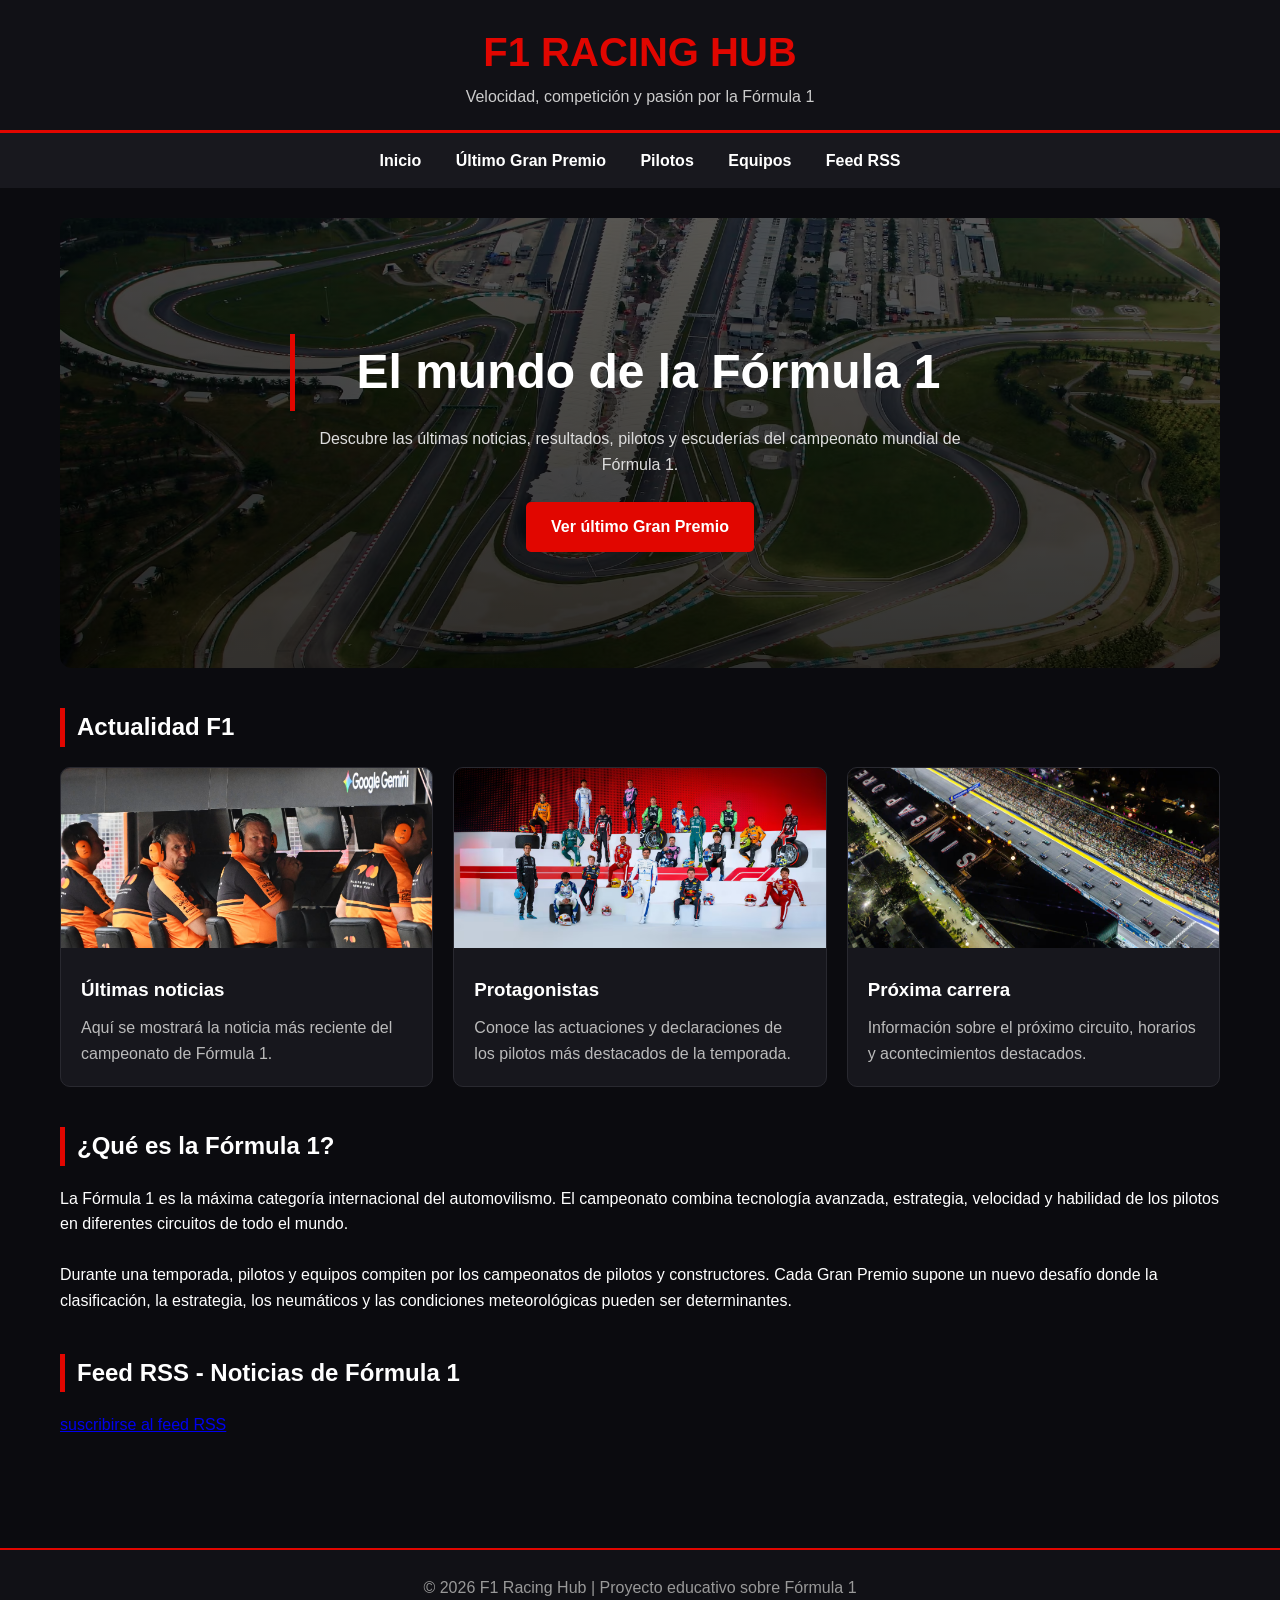
<file: index.html>
<!DOCTYPE html>
<html lang="es">

<head>
    <meta charset="UTF-8">

    <meta name="viewport" content="width=device-width, initial-scale=1.0">

    <meta name="description"
          content="F1 Racing Hub: actualidad, resultados, pilotos y escuderías de Fórmula 1.">

    <meta name="keywords"
          content="Fórmula 1, F1, pilotos, equipos, resultados, carreras, Grand Prix">

    <meta name="author"
          content="F1 Racing Hub">

    <title>F1 Racing Hub | Fórmula 1</title>

    <link rel="stylesheet" href="estilos.css">
</head>

<body>

    <header>
        <h1>F1 RACING HUB</h1>
        <p>Velocidad, competición y pasión por la Fórmula 1</p>
    </header>

    <nav aria-label="Navegación principal">
        <a href="index.html">Inicio</a>
        <a href="pagina1.html">Último Gran Premio</a>
        <a href="pagina2.html">Pilotos</a>
        <a href="pagina3.html">Equipos</a>
        <a href="pagina4.html">Feed RSS</a>
    </nav>

    <main>

        <section class="hero">

            <div>

                <h2>El mundo de la Fórmula 1</h2>

                <p>
                    Descubre las últimas noticias, resultados, pilotos
                    y escuderías del campeonato mundial de Fórmula 1.
                </p>

                <a class="boton" href="pagina1.html">
                    Ver último Gran Premio
                </a>

            </div>

        </section>


        <section>

            <h2>Actualidad F1</h2>

            <div class="noticias">
            
            <a href="https://www.formula1.com/en/latest" class="enlace-noticia">
                <article>
                    
                    <img src="imagenes/Noticia.avif"
                         alt="Monoplaza de Fórmula 1 en carrera">

                    <div>

                        <h3>Últimas noticias</h3>

                        <p>
                            Aquí se mostrará la noticia más reciente
                            del campeonato de Fórmula 1.
                        </p>

                    </div>

                </article>
            </a>
            <a href="https://www.formula1.com/en/teams" class="enlace-noticia">
                <article>

                    <img src="imagenes/Equipos.avif"
                         alt="Piloto de Fórmula 1">

                    <div>

                        <h3>Protagonistas</h3>

                        <p>
                            Conoce las actuaciones y declaraciones de
                            los pilotos más destacados de la temporada.
                        </p>

                    </div>

                </article>
            </a>
            <a href="https://www.formula1.com/en/racing/2026/singapore" class="enlace-noticia">
                <article>

                    <img src="imagenes/Singapore.avif"
                         alt="Circuito de Fórmula 1">

                    <div>

                        <h3>Próxima carrera</h3>

                        <p>
                            Información sobre el próximo circuito,
                            horarios y acontecimientos destacados.
                        </p>

                    </div>

                </article>
                </a>
            </div>

        </section>


        <section>

            <h2>¿Qué es la Fórmula 1?</h2>

            <p>
                La Fórmula 1 es la máxima categoría internacional
                del automovilismo. El campeonato combina tecnología
                avanzada, estrategia, velocidad y habilidad de los
                pilotos en diferentes circuitos de todo el mundo.
            </p>

            <br>

            <p>
                Durante una temporada, pilotos y equipos compiten
                por los campeonatos de pilotos y constructores.
                Cada Gran Premio supone un nuevo desafío donde la
                clasificación, la estrategia, los neumáticos y las
                condiciones meteorológicas pueden ser determinantes.
            </p>

        </section>
        
        <section>

                <h2>Feed RSS - Noticias de Fórmula 1</h2>

                <a type="application/rss+xml" href="feed.xml" > suscribirse al feed RSS </a>

        </section>
        
    </main>


    <footer>
        <p>
            &copy; 2026 F1 Racing Hub | Proyecto educativo sobre Fórmula 1
        </p>
    </footer>

</body>

</html>
</file>
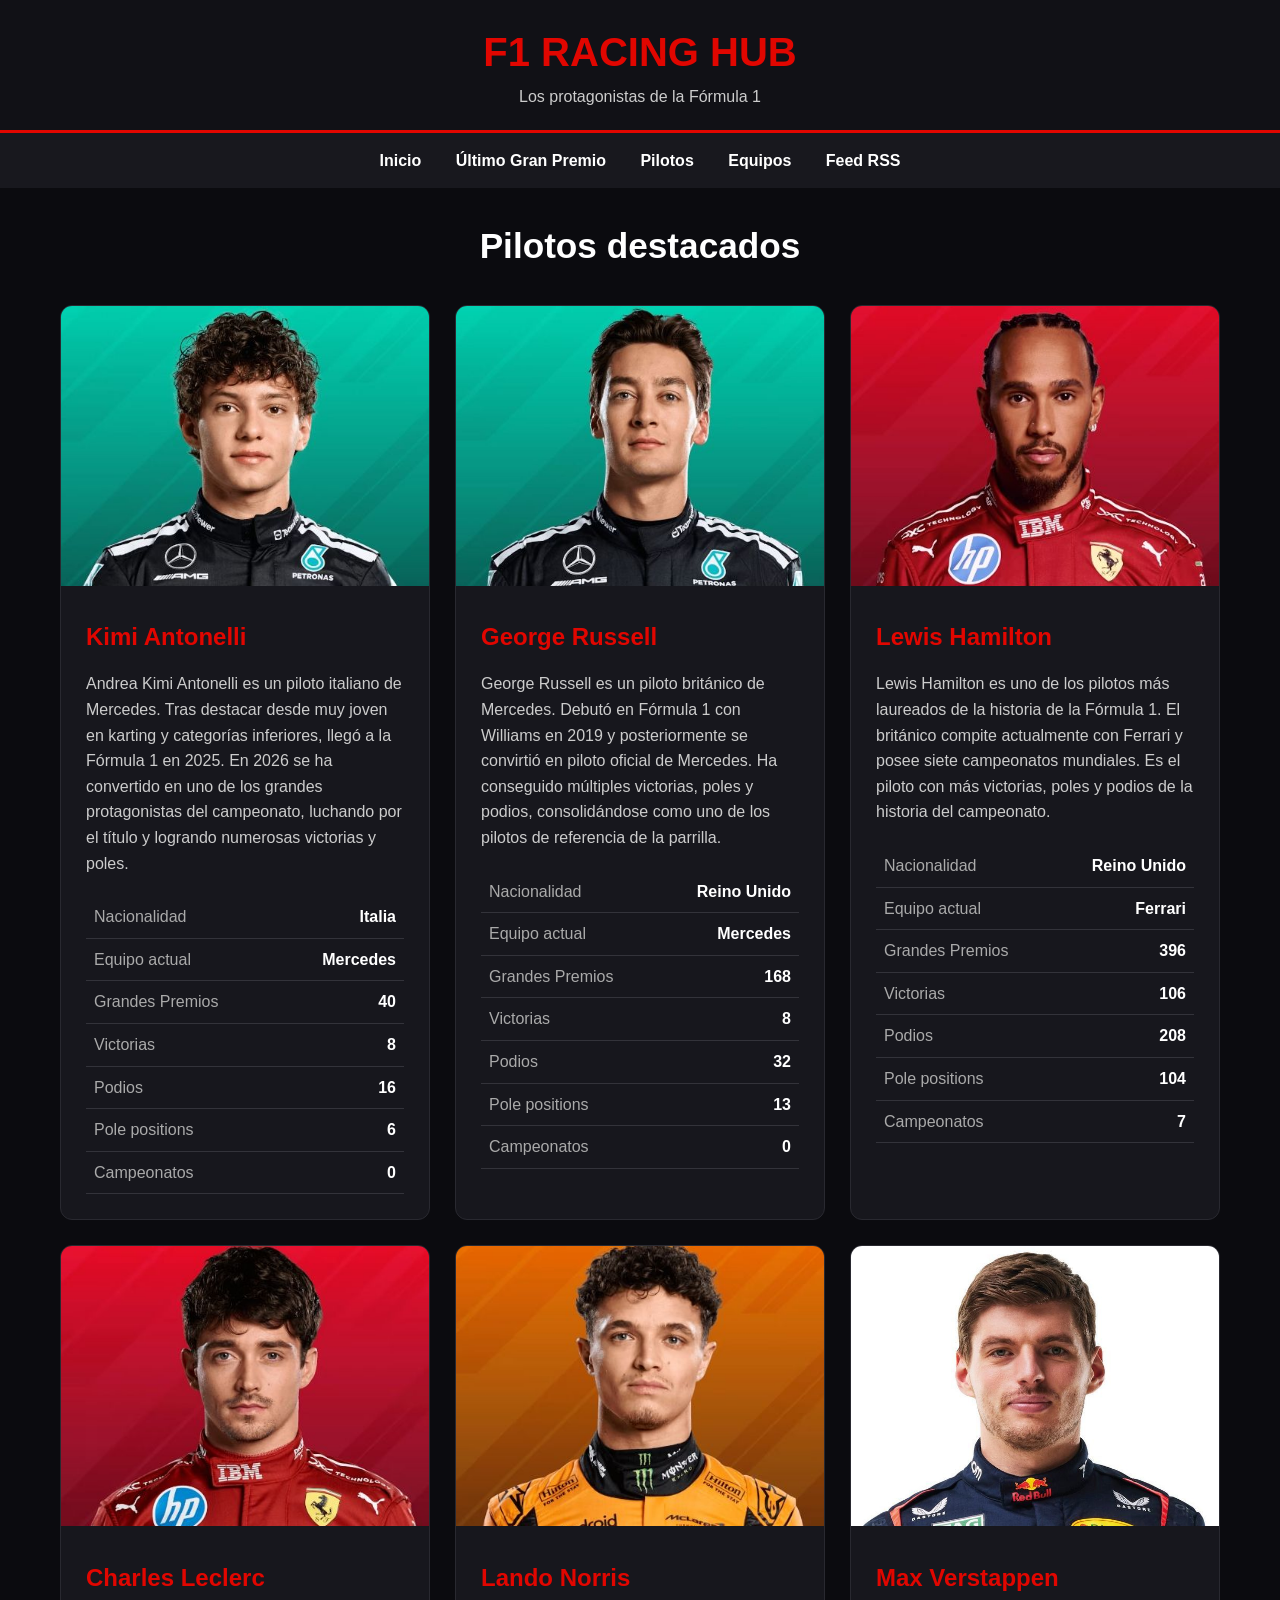
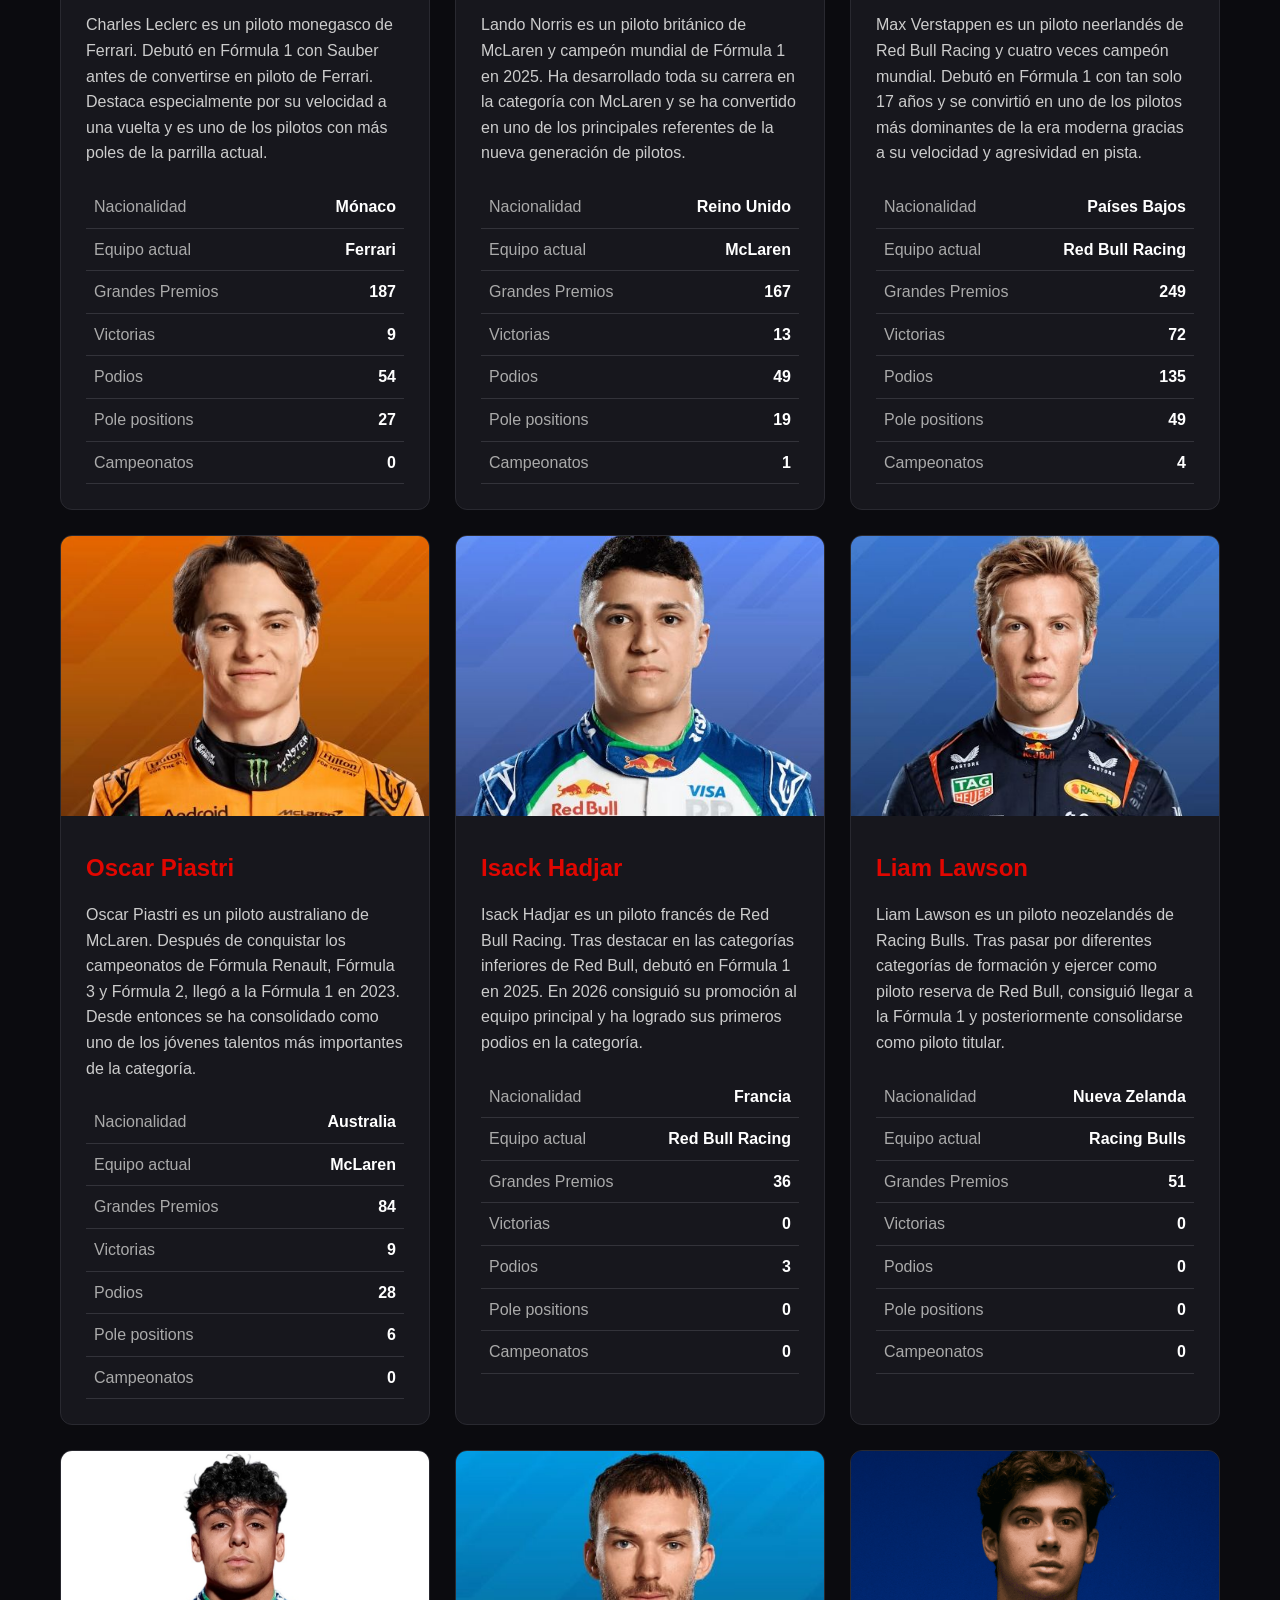
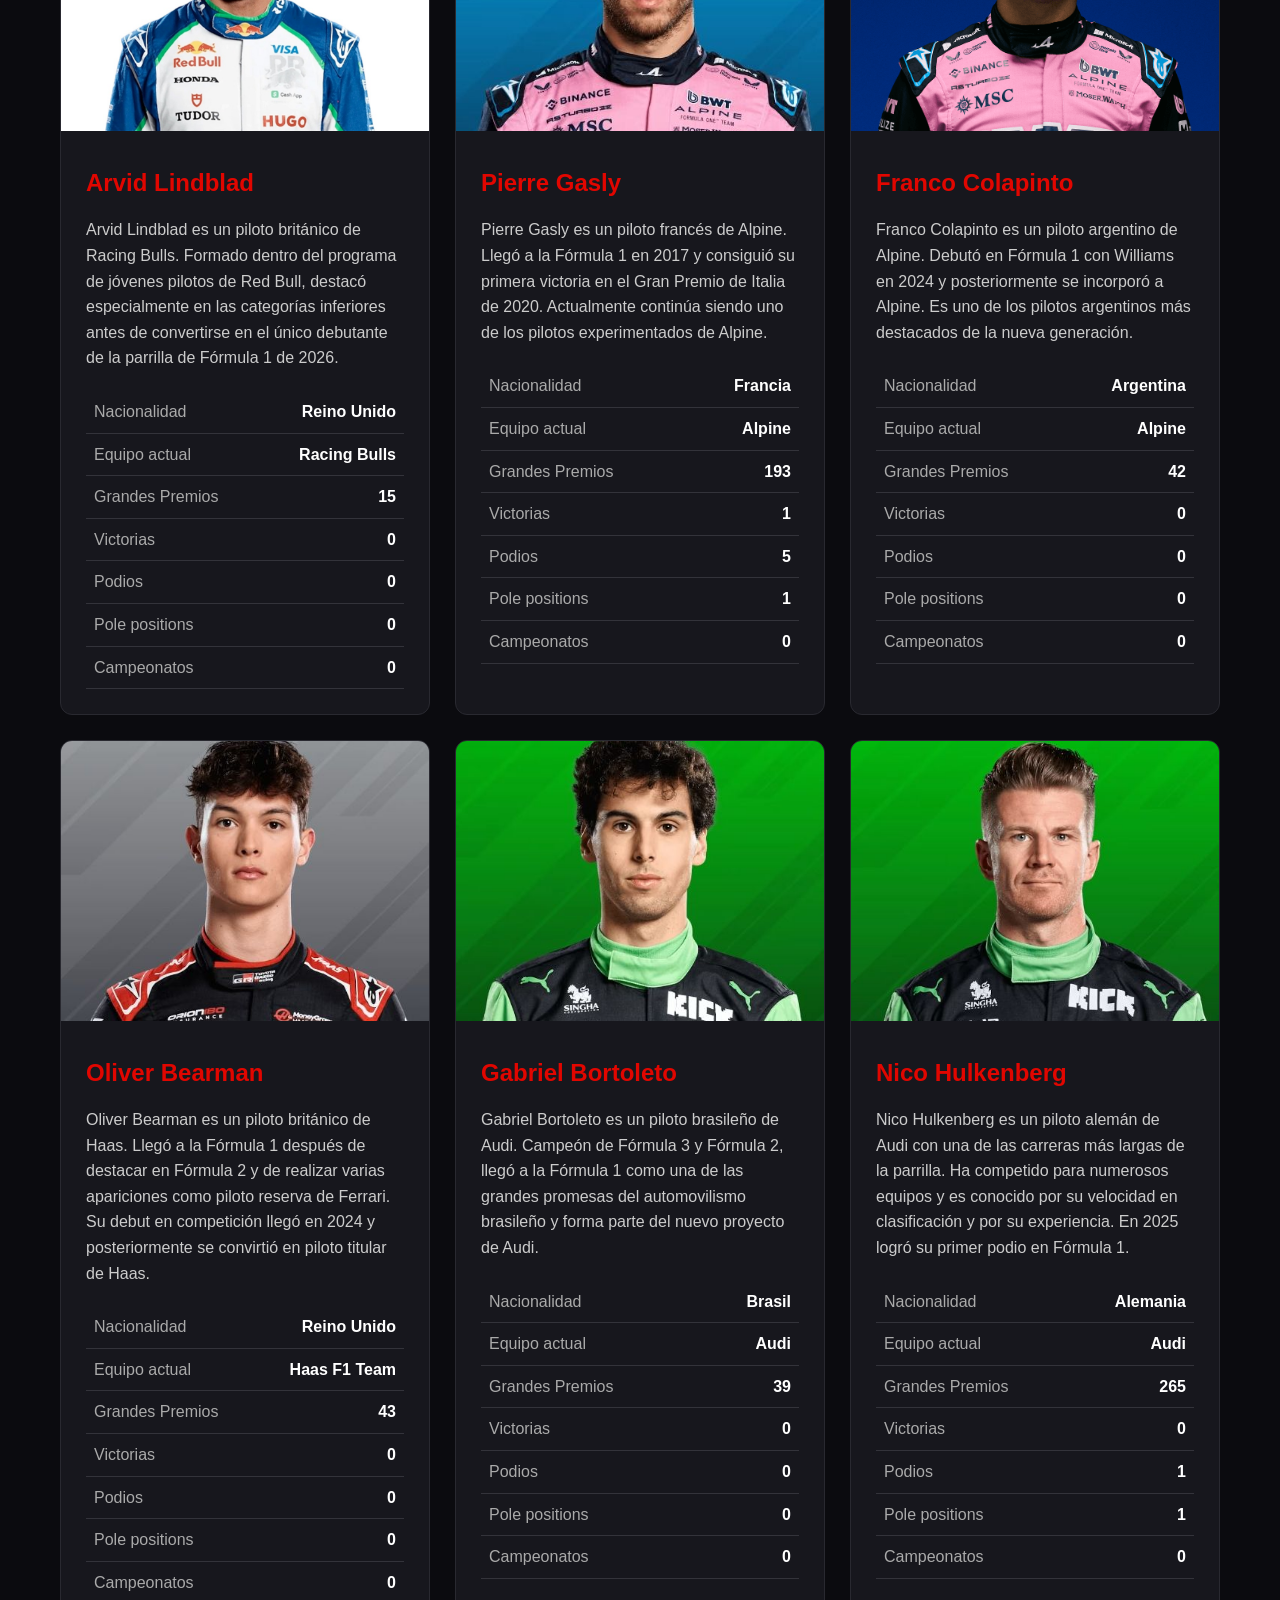
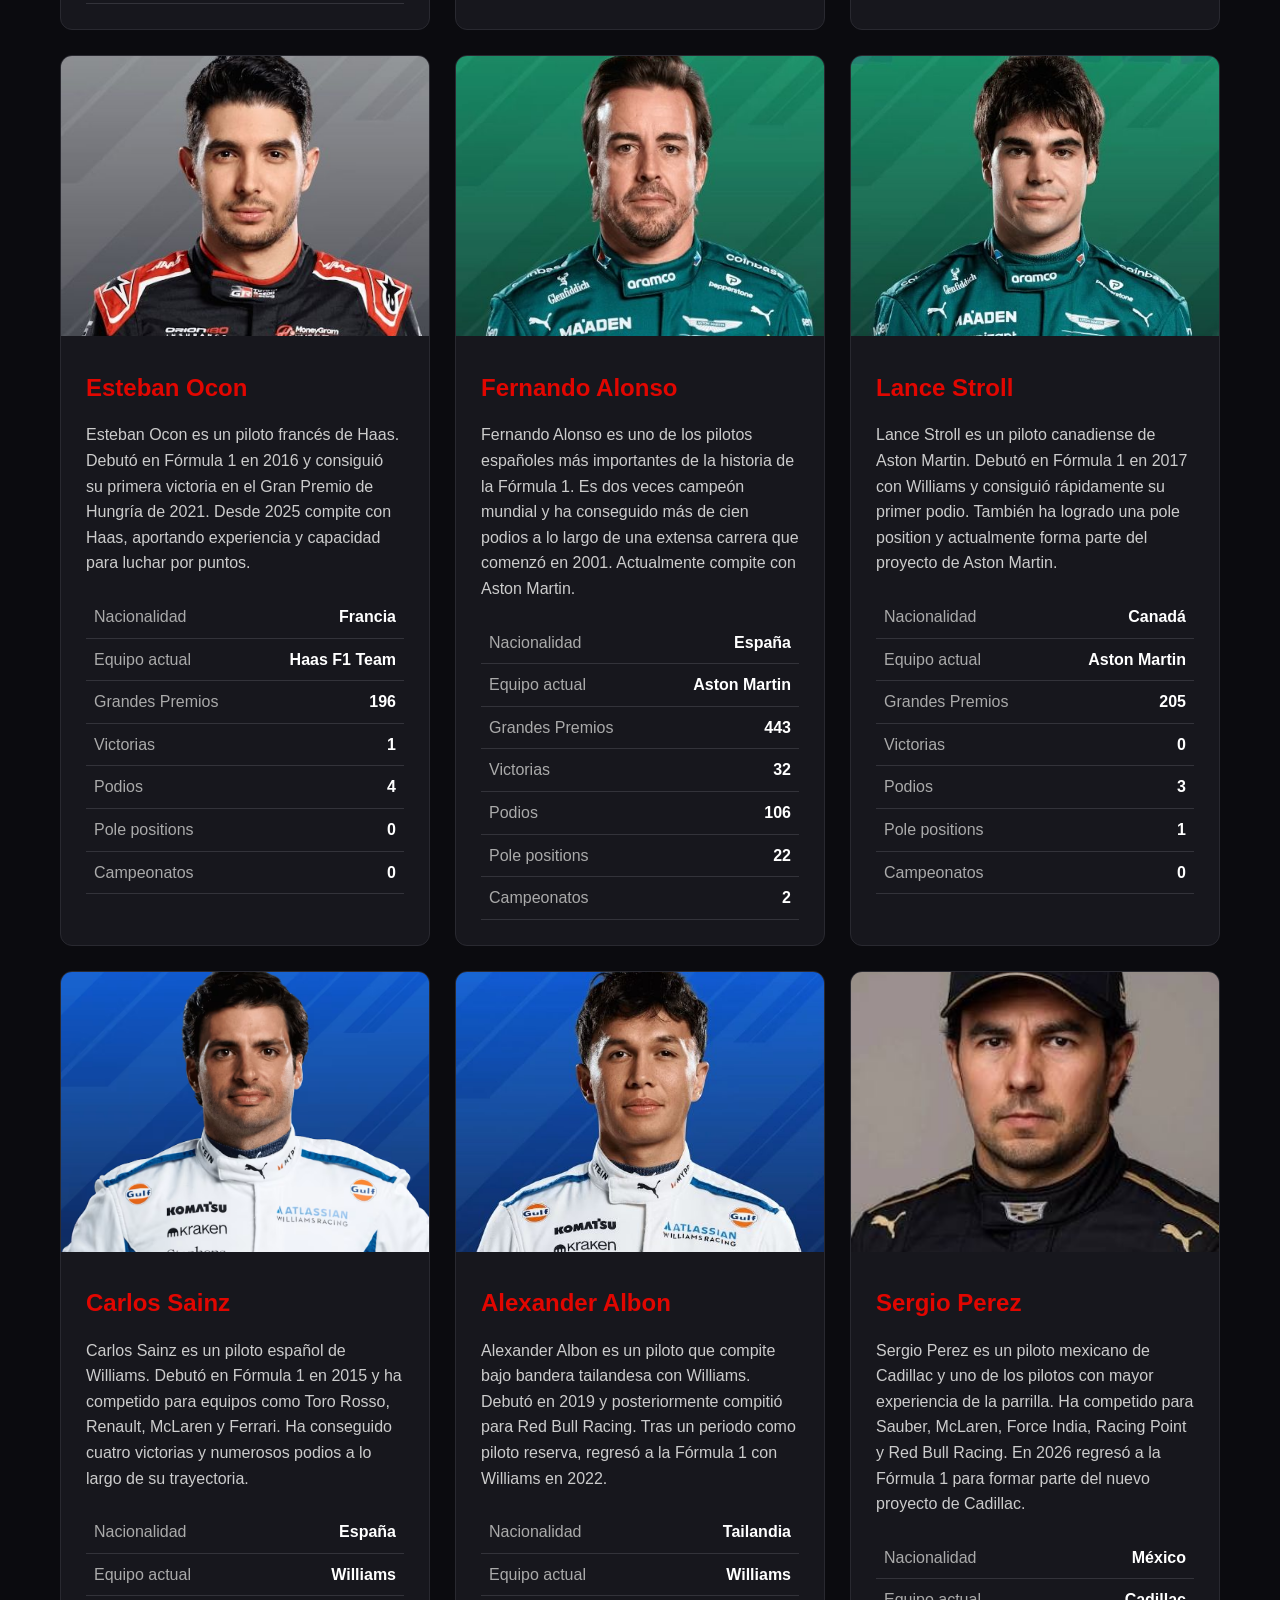
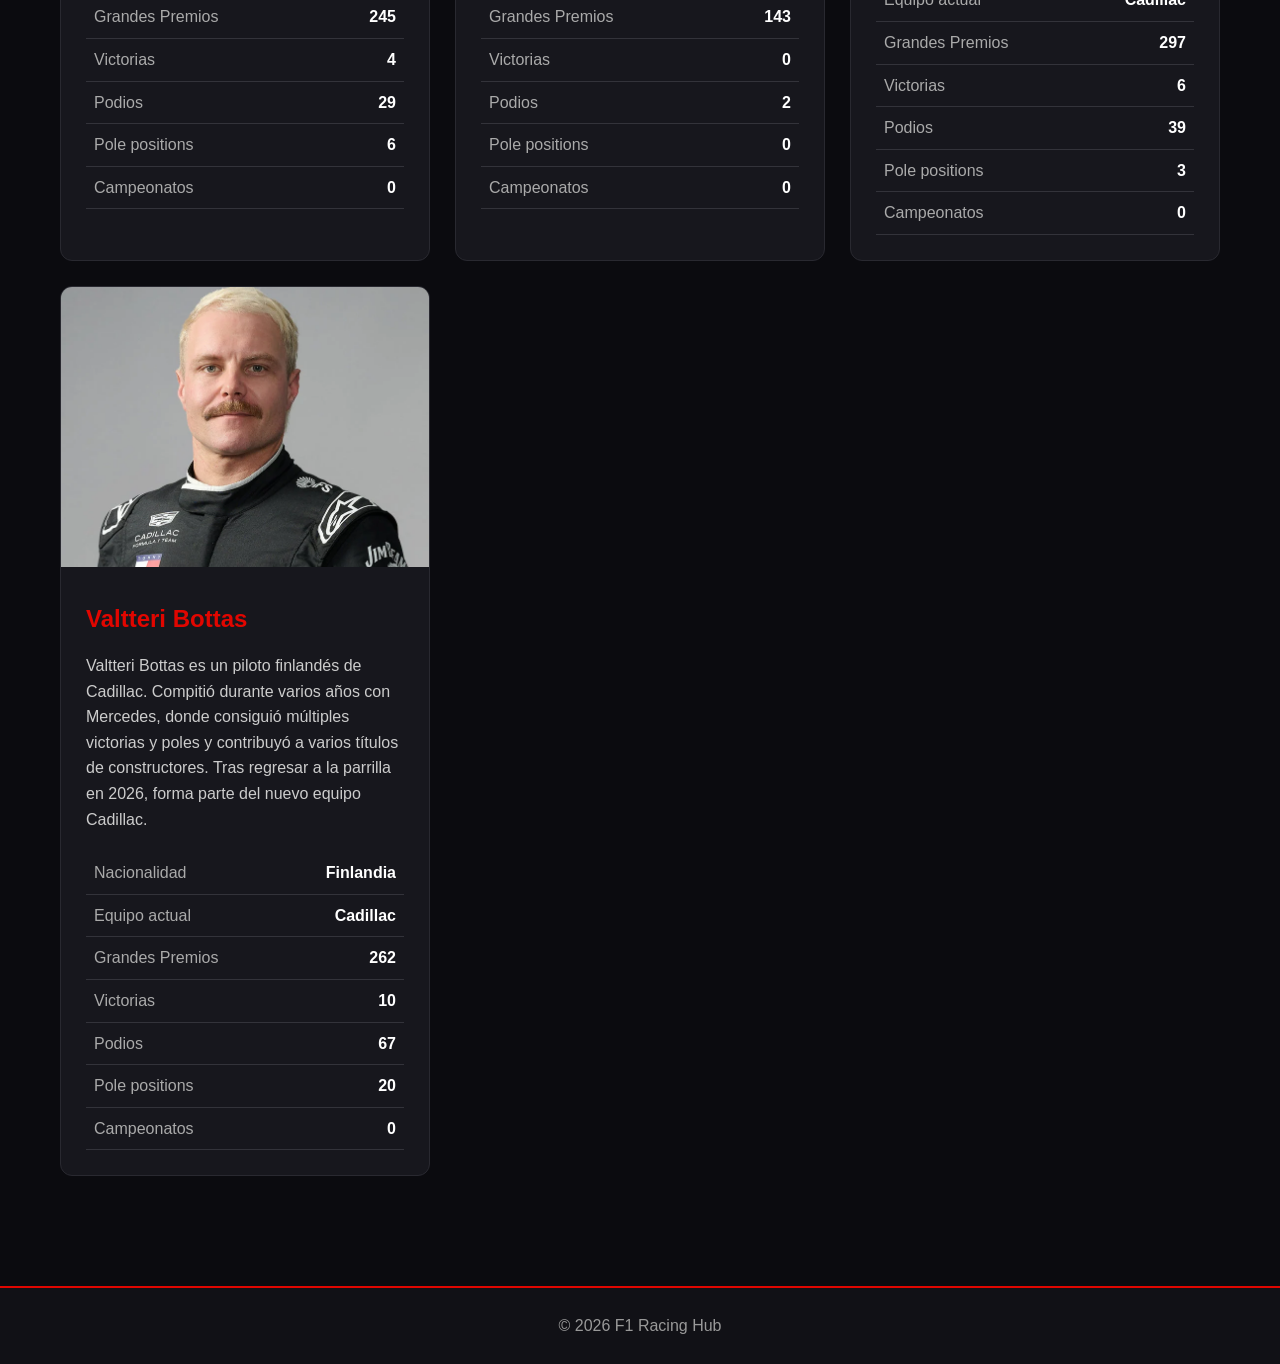
<file: pagina2.html>
<!DOCTYPE html>
<html lang="es">

<head>

    <meta charset="UTF-8">

    <meta name="viewport"
          content="width=device-width, initial-scale=1.0">

    <meta name="description"
          content="Perfiles, biografías y estadísticas de los principales pilotos de Fórmula 1.">

    <meta name="keywords"
          content="F1, pilotos, Fórmula 1, estadísticas, campeones">

    <meta name="author"
          content="F1 Racing Hub">

    <title>Pilotos de F1 | F1 Racing Hub</title>

    <link rel="stylesheet" href="estilos.css">

</head>

<body>

    <header>

        <h1>F1 RACING HUB</h1>

        <p>
            Los protagonistas de la Fórmula 1
        </p>

    </header>


    <nav aria-label="Navegación principal">

        <a href="index.html">Inicio</a>
        <a href="pagina1.html">Último Gran Premio</a>
        <a href="pagina2.html">Pilotos</a>
        <a href="pagina3.html">Equipos</a>
        <a href="pagina4.html">Feed RSS</a>

    </nav>


    <main>

        <h2>Pilotos destacados</h2>


<section class="pilotos">
<!-- Fotos https://51gt3.com/   -->
    <!-- KIMI ANTONELLI -->
    <article>
        <img src="imagenes/KimiAntoneli.png"
             alt="Fotografía de Kimi Antonelli">

        <div class="contenido">

            <h3>Kimi Antonelli</h3>

            <p class="biografia">
                Andrea Kimi Antonelli es un piloto italiano de Mercedes.
                Tras destacar desde muy joven en karting y categorías
                inferiores, llegó a la Fórmula 1 en 2025. En 2026 se ha
                convertido en uno de los grandes protagonistas del
                campeonato, luchando por el título y logrando numerosas
                victorias y poles.
            </p>

            <table class="estadisticas">
                <tr>
                    <td>Nacionalidad</td>
                    <td>Italia</td>
                </tr>
                <tr>
                    <td>Equipo actual</td>
                    <td>Mercedes</td>
                </tr>
                <tr>
                    <td>Grandes Premios</td>
                    <td>40</td>
                </tr>
                <tr>
                    <td>Victorias</td>
                    <td>8</td>
                </tr>
                <tr>
                    <td>Podios</td>
                    <td>16</td>
                </tr>
                <tr>
                    <td>Pole positions</td>
                    <td>6</td>
                </tr>
                <tr>
                    <td>Campeonatos</td>
                    <td>0</td>
                </tr>
            </table>

        </div>
    </article>


    <!-- GEORGE RUSSELL -->
    <article>
        <img src="imagenes/GeorgeRussell.png"
             alt="Fotografía de George Russell">

        <div class="contenido">

            <h3>George Russell</h3>

            <p class="biografia">
                George Russell es un piloto británico de Mercedes. Debutó
                en Fórmula 1 con Williams en 2019 y posteriormente se
                convirtió en piloto oficial de Mercedes. Ha conseguido
                múltiples victorias, poles y podios, consolidándose como
                uno de los pilotos de referencia de la parrilla.
            </p>

            <table class="estadisticas">
                <tr>
                    <td>Nacionalidad</td>
                    <td>Reino Unido</td>
                </tr>
                <tr>
                    <td>Equipo actual</td>
                    <td>Mercedes</td>
                </tr>
                <tr>
                    <td>Grandes Premios</td>
                    <td>168</td>
                </tr>
                <tr>
                    <td>Victorias</td>
                    <td>8</td>
                </tr>
                <tr>
                    <td>Podios</td>
                    <td>32</td>
                </tr>
                <tr>
                    <td>Pole positions</td>
                    <td>13</td>
                </tr>
                <tr>
                    <td>Campeonatos</td>
                    <td>0</td>
                </tr>
            </table>

        </div>
    </article>


    <!-- LEWIS HAMILTON -->
    <article>
        <img src="imagenes/LewisHamilton.png"
             alt="Fotografía de Lewis Hamilton">

        <div class="contenido">

            <h3>Lewis Hamilton</h3>

            <p class="biografia">
                Lewis Hamilton es uno de los pilotos más laureados de la
                historia de la Fórmula 1. El británico compite actualmente
                con Ferrari y posee siete campeonatos mundiales. Es el
                piloto con más victorias, poles y podios de la historia
                del campeonato.
            </p>

            <table class="estadisticas">
                <tr>
                    <td>Nacionalidad</td>
                    <td>Reino Unido</td>
                </tr>
                <tr>
                    <td>Equipo actual</td>
                    <td>Ferrari</td>
                </tr>
                <tr>
                    <td>Grandes Premios</td>
                    <td>396</td>
                </tr>
                <tr>
                    <td>Victorias</td>
                    <td>106</td>
                </tr>
                <tr>
                    <td>Podios</td>
                    <td>208</td>
                </tr>
                <tr>
                    <td>Pole positions</td>
                    <td>104</td>
                </tr>
                <tr>
                    <td>Campeonatos</td>
                    <td>7</td>
                </tr>
            </table>

        </div>
    </article>


    <!-- CHARLES LECLERC -->
    <article>
        <img src="imagenes/CharlesLeclerc.png"
             alt="Fotografía de Charles Leclerc">

        <div class="contenido">

            <h3>Charles Leclerc</h3>

            <p class="biografia">
                Charles Leclerc es un piloto monegasco de Ferrari.
                Debutó en Fórmula 1 con Sauber antes de convertirse en
                piloto de Ferrari. Destaca especialmente por su velocidad
                a una vuelta y es uno de los pilotos con más poles de la
                parrilla actual.
            </p>

            <table class="estadisticas">
                <tr>
                    <td>Nacionalidad</td>
                    <td>Mónaco</td>
                </tr>
                <tr>
                    <td>Equipo actual</td>
                    <td>Ferrari</td>
                </tr>
                <tr>
                    <td>Grandes Premios</td>
                    <td>187</td>
                </tr>
                <tr>
                    <td>Victorias</td>
                    <td>9</td>
                </tr>
                <tr>
                    <td>Podios</td>
                    <td>54</td>
                </tr>
                <tr>
                    <td>Pole positions</td>
                    <td>27</td>
                </tr>
                <tr>
                    <td>Campeonatos</td>
                    <td>0</td>
                </tr>
            </table>

        </div>
    </article>


    <!-- LANDO NORRIS -->
    <article>
        <img src="imagenes/LandoNorris.png"
             alt="Fotografía de Lando Norris">

        <div class="contenido">

            <h3>Lando Norris</h3>

            <p class="biografia">
                Lando Norris es un piloto británico de McLaren y campeón
                mundial de Fórmula 1 en 2025. Ha desarrollado toda su
                carrera en la categoría con McLaren y se ha convertido en
                uno de los principales referentes de la nueva generación
                de pilotos.
            </p>

            <table class="estadisticas">
                <tr>
                    <td>Nacionalidad</td>
                    <td>Reino Unido</td>
                </tr>
                <tr>
                    <td>Equipo actual</td>
                    <td>McLaren</td>
                </tr>
                <tr>
                    <td>Grandes Premios</td>
                    <td>167</td>
                </tr>
                <tr>
                    <td>Victorias</td>
                    <td>13</td>
                </tr>
                <tr>
                    <td>Podios</td>
                    <td>49</td>
                </tr>
                <tr>
                    <td>Pole positions</td>
                    <td>19</td>
                </tr>
                <tr>
                    <td>Campeonatos</td>
                    <td>1</td>
                </tr>
            </table>

        </div>
    </article>


    <!-- MAX VERSTAPPEN -->
    <article>
        <img src="imagenes/MaxVerstappen.jpg"
             alt="Fotografía de Max Verstappen">

        <div class="contenido">

            <h3>Max Verstappen</h3>

            <p class="biografia">
                Max Verstappen es un piloto neerlandés de Red Bull Racing
                y cuatro veces campeón mundial. Debutó en Fórmula 1 con
                tan solo 17 años y se convirtió en uno de los pilotos más
                dominantes de la era moderna gracias a su velocidad y
                agresividad en pista.
            </p>

            <table class="estadisticas">
                <tr>
                    <td>Nacionalidad</td>
                    <td>Países Bajos</td>
                </tr>
                <tr>
                    <td>Equipo actual</td>
                    <td>Red Bull Racing</td>
                </tr>
                <tr>
                    <td>Grandes Premios</td>
                    <td>249</td>
                </tr>
                <tr>
                    <td>Victorias</td>
                    <td>72</td>
                </tr>
                <tr>
                    <td>Podios</td>
                    <td>135</td>
                </tr>
                <tr>
                    <td>Pole positions</td>
                    <td>49</td>
                </tr>
                <tr>
                    <td>Campeonatos</td>
                    <td>4</td>
                </tr>
            </table>

        </div>
    </article>


    <!-- OSCAR PIASTRI -->
    <article>
        <img src="imagenes/OscarPiastri.png"
             alt="Fotografía de Oscar Piastri">

        <div class="contenido">

            <h3>Oscar Piastri</h3>

            <p class="biografia">
                Oscar Piastri es un piloto australiano de McLaren. Después
                de conquistar los campeonatos de Fórmula Renault, Fórmula 3
                y Fórmula 2, llegó a la Fórmula 1 en 2023. Desde entonces
                se ha consolidado como uno de los jóvenes talentos más
                importantes de la categoría.
            </p>

            <table class="estadisticas">
                <tr>
                    <td>Nacionalidad</td>
                    <td>Australia</td>
                </tr>
                <tr>
                    <td>Equipo actual</td>
                    <td>McLaren</td>
                </tr>
                <tr>
                    <td>Grandes Premios</td>
                    <td>84</td>
                </tr>
                <tr>
                    <td>Victorias</td>
                    <td>9</td>
                </tr>
                <tr>
                    <td>Podios</td>
                    <td>28</td>
                </tr>
                <tr>
                    <td>Pole positions</td>
                    <td>6</td>
                </tr>
                <tr>
                    <td>Campeonatos</td>
                    <td>0</td>
                </tr>
            </table>

        </div>
    </article>


    <!-- ISACK HADJAR -->
    <article>
        <img src="imagenes/IsackHadjar.png"
             alt="Fotografía de Isack Hadjar">

        <div class="contenido">

            <h3>Isack Hadjar</h3>

            <p class="biografia">
                Isack Hadjar es un piloto francés de Red Bull Racing.
                Tras destacar en las categorías inferiores de Red Bull,
                debutó en Fórmula 1 en 2025. En 2026 consiguió su
                promoción al equipo principal y ha logrado sus primeros
                podios en la categoría.
            </p>

            <table class="estadisticas">
                <tr>
                    <td>Nacionalidad</td>
                    <td>Francia</td>
                </tr>
                <tr>
                    <td>Equipo actual</td>
                    <td>Red Bull Racing</td>
                </tr>
                <tr>
                    <td>Grandes Premios</td>
                    <td>36</td>
                </tr>
                <tr>
                    <td>Victorias</td>
                    <td>0</td>
                </tr>
                <tr>
                    <td>Podios</td>
                    <td>3</td>
                </tr>
                <tr>
                    <td>Pole positions</td>
                    <td>0</td>
                </tr>
                <tr>
                    <td>Campeonatos</td>
                    <td>0</td>
                </tr>
            </table>

        </div>
    </article>


    <!-- LIAM LAWSON -->
    <article>
        <img src="imagenes/LiamLawson.png"
             alt="Fotografía de Liam Lawson">

        <div class="contenido">

            <h3>Liam Lawson</h3>

            <p class="biografia">
                Liam Lawson es un piloto neozelandés de Racing Bulls.
                Tras pasar por diferentes categorías de formación y
                ejercer como piloto reserva de Red Bull, consiguió llegar
                a la Fórmula 1 y posteriormente consolidarse como piloto
                titular.
            </p>

            <table class="estadisticas">
                <tr>
                    <td>Nacionalidad</td>
                    <td>Nueva Zelanda</td>
                </tr>
                <tr>
                    <td>Equipo actual</td>
                    <td>Racing Bulls</td>
                </tr>
                <tr>
                    <td>Grandes Premios</td>
                    <td>51</td>
                </tr>
                <tr>
                    <td>Victorias</td>
                    <td>0</td>
                </tr>
                <tr>
                    <td>Podios</td>
                    <td>0</td>
                </tr>
                <tr>
                    <td>Pole positions</td>
                    <td>0</td>
                </tr>
                <tr>
                    <td>Campeonatos</td>
                    <td>0</td>
                </tr>
            </table>

        </div>
    </article>


    <!-- ARVID LINDBLAD -->
    <article>
        <img src="imagenes/ArvidLindblad.jpg"
             alt="Fotografía de Arvid Lindblad">

        <div class="contenido">

            <h3>Arvid Lindblad</h3>

            <p class="biografia">
                Arvid Lindblad es un piloto británico de Racing Bulls.
                Formado dentro del programa de jóvenes pilotos de Red
                Bull, destacó especialmente en las categorías inferiores
                antes de convertirse en el único debutante de la parrilla
                de Fórmula 1 de 2026.
            </p>

            <table class="estadisticas">
                <tr>
                    <td>Nacionalidad</td>
                    <td>Reino Unido</td>
                </tr>
                <tr>
                    <td>Equipo actual</td>
                    <td>Racing Bulls</td>
                </tr>
                <tr>
                    <td>Grandes Premios</td>
                    <td>15</td>
                </tr>
                <tr>
                    <td>Victorias</td>
                    <td>0</td>
                </tr>
                <tr>
                    <td>Podios</td>
                    <td>0</td>
                </tr>
                <tr>
                    <td>Pole positions</td>
                    <td>0</td>
                </tr>
                <tr>
                    <td>Campeonatos</td>
                    <td>0</td>
                </tr>
            </table>

        </div>
    </article>


    <!-- PIERRE GASLY -->
    <article>
        <img src="imagenes/PierreGasly.png"
             alt="Fotografía de Pierre Gasly">

        <div class="contenido">

            <h3>Pierre Gasly</h3>

            <p class="biografia">
                Pierre Gasly es un piloto francés de Alpine. Llegó a la
                Fórmula 1 en 2017 y consiguió su primera victoria en el
                Gran Premio de Italia de 2020. Actualmente continúa siendo
                uno de los pilotos experimentados de Alpine.
            </p>

            <table class="estadisticas">
                <tr>
                    <td>Nacionalidad</td>
                    <td>Francia</td>
                </tr>
                <tr>
                    <td>Equipo actual</td>
                    <td>Alpine</td>
                </tr>
                <tr>
                    <td>Grandes Premios</td>
                    <td>193</td>
                </tr>
                <tr>
                    <td>Victorias</td>
                    <td>1</td>
                </tr>
                <tr>
                    <td>Podios</td>
                    <td>5</td>
                </tr>
                <tr>
                    <td>Pole positions</td>
                    <td>1</td>
                </tr>
                <tr>
                    <td>Campeonatos</td>
                    <td>0</td>
                </tr>
            </table>

        </div>
    </article>


    <!-- FRANCO COLAPINTO -->
    <article>
        <img src="imagenes/FrancoColapinto.png"
             alt="Fotografía de Franco Colapinto">

        <div class="contenido">

            <h3>Franco Colapinto</h3>

            <p class="biografia">
                Franco Colapinto es un piloto argentino de Alpine.
                Debutó en Fórmula 1 con Williams en 2024 y posteriormente
                se incorporó a Alpine. Es uno de los pilotos argentinos
                más destacados de la nueva generación.
            </p>

            <table class="estadisticas">
                <tr>
                    <td>Nacionalidad</td>
                    <td>Argentina</td>
                </tr>
                <tr>
                    <td>Equipo actual</td>
                    <td>Alpine</td>
                </tr>
                <tr>
                    <td>Grandes Premios</td>
                    <td>42</td>
                </tr>
                <tr>
                    <td>Victorias</td>
                    <td>0</td>
                </tr>
                <tr>
                    <td>Podios</td>
                    <td>0</td>
                </tr>
                <tr>
                    <td>Pole positions</td>
                    <td>0</td>
                </tr>
                <tr>
                    <td>Campeonatos</td>
                    <td>0</td>
                </tr>
            </table>

        </div>
    </article>


    <!-- OLIVER BEARMAN -->
    <article>
        <img src="imagenes/OliverBearman.png"
             alt="Fotografía de Oliver Bearman">

        <div class="contenido">

            <h3>Oliver Bearman</h3>

            <p class="biografia">
                Oliver Bearman es un piloto británico de Haas. Llegó a la
                Fórmula 1 después de destacar en Fórmula 2 y de realizar
                varias apariciones como piloto reserva de Ferrari. Su
                debut en competición llegó en 2024 y posteriormente se
                convirtió en piloto titular de Haas.
            </p>

            <table class="estadisticas">
                <tr>
                    <td>Nacionalidad</td>
                    <td>Reino Unido</td>
                </tr>
                <tr>
                    <td>Equipo actual</td>
                    <td>Haas F1 Team</td>
                </tr>
                <tr>
                    <td>Grandes Premios</td>
                    <td>43</td>
                </tr>
                <tr>
                    <td>Victorias</td>
                    <td>0</td>
                </tr>
                <tr>
                    <td>Podios</td>
                    <td>0</td>
                </tr>
                <tr>
                    <td>Pole positions</td>
                    <td>0</td>
                </tr>
                <tr>
                    <td>Campeonatos</td>
                    <td>0</td>
                </tr>
            </table>

        </div>
    </article>


    <!-- GABRIEL BORTOLETO -->
    <article>
        <img src="imagenes/GabrielBortoleto.png"
             alt="Fotografía de Gabriel Bortoleto">

        <div class="contenido">

            <h3>Gabriel Bortoleto</h3>

            <p class="biografia">
                Gabriel Bortoleto es un piloto brasileño de Audi.
                Campeón de Fórmula 3 y Fórmula 2, llegó a la Fórmula 1
                como una de las grandes promesas del automovilismo
                brasileño y forma parte del nuevo proyecto de Audi.
            </p>

            <table class="estadisticas">
                <tr>
                    <td>Nacionalidad</td>
                    <td>Brasil</td>
                </tr>
                <tr>
                    <td>Equipo actual</td>
                    <td>Audi</td>
                </tr>
                <tr>
                    <td>Grandes Premios</td>
                    <td>39</td>
                </tr>
                <tr>
                    <td>Victorias</td>
                    <td>0</td>
                </tr>
                <tr>
                    <td>Podios</td>
                    <td>0</td>
                </tr>
                <tr>
                    <td>Pole positions</td>
                    <td>0</td>
                </tr>
                <tr>
                    <td>Campeonatos</td>
                    <td>0</td>
                </tr>
            </table>

        </div>
    </article>


    <!-- NICO HULKENBERG -->
    <article>
        <img src="imagenes/NicoHulkenberg.png"
             alt="Fotografía de Nico Hulkenberg">

        <div class="contenido">

            <h3>Nico Hulkenberg</h3>

            <p class="biografia">
                Nico Hulkenberg es un piloto alemán de Audi con una de las
                carreras más largas de la parrilla. Ha competido para
                numerosos equipos y es conocido por su velocidad en
                clasificación y por su experiencia. En 2025 logró su
                primer podio en Fórmula 1.
            </p>

            <table class="estadisticas">
                <tr>
                    <td>Nacionalidad</td>
                    <td>Alemania</td>
                </tr>
                <tr>
                    <td>Equipo actual</td>
                    <td>Audi</td>
                </tr>
                <tr>
                    <td>Grandes Premios</td>
                    <td>265</td>
                </tr>
                <tr>
                    <td>Victorias</td>
                    <td>0</td>
                </tr>
                <tr>
                    <td>Podios</td>
                    <td>1</td>
                </tr>
                <tr>
                    <td>Pole positions</td>
                    <td>1</td>
                </tr>
                <tr>
                    <td>Campeonatos</td>
                    <td>0</td>
                </tr>
            </table>

        </div>
    </article>


    <!-- ESTEBAN OCON -->
    <article>
        <img src="imagenes/EstebanOcon.png"
             alt="Fotografía de Esteban Ocon">

        <div class="contenido">

            <h3>Esteban Ocon</h3>

            <p class="biografia">
                Esteban Ocon es un piloto francés de Haas. Debutó en
                Fórmula 1 en 2016 y consiguió su primera victoria en el
                Gran Premio de Hungría de 2021. Desde 2025 compite con
                Haas, aportando experiencia y capacidad para luchar por
                puntos.
            </p>

            <table class="estadisticas">
                <tr>
                    <td>Nacionalidad</td>
                    <td>Francia</td>
                </tr>
                <tr>
                    <td>Equipo actual</td>
                    <td>Haas F1 Team</td>
                </tr>
                <tr>
                    <td>Grandes Premios</td>
                    <td>196</td>
                </tr>
                <tr>
                    <td>Victorias</td>
                    <td>1</td>
                </tr>
                <tr>
                    <td>Podios</td>
                    <td>4</td>
                </tr>
                <tr>
                    <td>Pole positions</td>
                    <td>0</td>
                </tr>
                <tr>
                    <td>Campeonatos</td>
                    <td>0</td>
                </tr>
            </table>

        </div>
    </article>


    <!-- FERNANDO ALONSO -->
    <article>
        <img src="imagenes/FernandoAlonso.png"
             alt="Fotografía de Fernando Alonso">

        <div class="contenido">

            <h3>Fernando Alonso</h3>

            <p class="biografia">
                Fernando Alonso es uno de los pilotos españoles más
                importantes de la historia de la Fórmula 1. Es dos veces
                campeón mundial y ha conseguido más de cien podios a lo
                largo de una extensa carrera que comenzó en 2001.
                Actualmente compite con Aston Martin.
            </p>

            <table class="estadisticas">
                <tr>
                    <td>Nacionalidad</td>
                    <td>España</td>
                </tr>
                <tr>
                    <td>Equipo actual</td>
                    <td>Aston Martin</td>
                </tr>
                <tr>
                    <td>Grandes Premios</td>
                    <td>443</td>
                </tr>
                <tr>
                    <td>Victorias</td>
                    <td>32</td>
                </tr>
                <tr>
                    <td>Podios</td>
                    <td>106</td>
                </tr>
                <tr>
                    <td>Pole positions</td>
                    <td>22</td>
                </tr>
                <tr>
                    <td>Campeonatos</td>
                    <td>2</td>
                </tr>
            </table>

        </div>
    </article>


    <!-- LANCE STROLL -->
    <article>
        <img src="imagenes/LanceStroll.png"
             alt="Fotografía de Lance Stroll">

        <div class="contenido">

            <h3>Lance Stroll</h3>

            <p class="biografia">
                Lance Stroll es un piloto canadiense de Aston Martin.
                Debutó en Fórmula 1 en 2017 con Williams y consiguió
                rápidamente su primer podio. También ha logrado una pole
                position y actualmente forma parte del proyecto de Aston
                Martin.
            </p>

            <table class="estadisticas">
                <tr>
                    <td>Nacionalidad</td>
                    <td>Canadá</td>
                </tr>
                <tr>
                    <td>Equipo actual</td>
                    <td>Aston Martin</td>
                </tr>
                <tr>
                    <td>Grandes Premios</td>
                    <td>205</td>
                </tr>
                <tr>
                    <td>Victorias</td>
                    <td>0</td>
                </tr>
                <tr>
                    <td>Podios</td>
                    <td>3</td>
                </tr>
                <tr>
                    <td>Pole positions</td>
                    <td>1</td>
                </tr>
                <tr>
                    <td>Campeonatos</td>
                    <td>0</td>
                </tr>
            </table>

        </div>
    </article>


    <!-- CARLOS SAINZ -->
    <article>
        <img src="imagenes/CarlosSainz.png"
             alt="Fotografía de Carlos Sainz">

        <div class="contenido">

            <h3>Carlos Sainz</h3>

            <p class="biografia">
                Carlos Sainz es un piloto español de Williams. Debutó en
                Fórmula 1 en 2015 y ha competido para equipos como Toro
                Rosso, Renault, McLaren y Ferrari. Ha conseguido cuatro
                victorias y numerosos podios a lo largo de su trayectoria.
            </p>

            <table class="estadisticas">
                <tr>
                    <td>Nacionalidad</td>
                    <td>España</td>
                </tr>
                <tr>
                    <td>Equipo actual</td>
                    <td>Williams</td>
                </tr>
                <tr>
                    <td>Grandes Premios</td>
                    <td>245</td>
                </tr>
                <tr>
                    <td>Victorias</td>
                    <td>4</td>
                </tr>
                <tr>
                    <td>Podios</td>
                    <td>29</td>
                </tr>
                <tr>
                    <td>Pole positions</td>
                    <td>6</td>
                </tr>
                <tr>
                    <td>Campeonatos</td>
                    <td>0</td>
                </tr>
            </table>

        </div>
    </article>


    <!-- ALEXANDER ALBON -->
    <article>
        <img src="imagenes/AlexanderAlbon.png"
             alt="Fotografía de Alexander Albon">

        <div class="contenido">

            <h3>Alexander Albon</h3>

            <p class="biografia">
                Alexander Albon es un piloto que compite bajo bandera
                tailandesa con Williams. Debutó en 2019 y posteriormente
                compitió para Red Bull Racing. Tras un periodo como piloto
                reserva, regresó a la Fórmula 1 con Williams en 2022.
            </p>

            <table class="estadisticas">
                <tr>
                    <td>Nacionalidad</td>
                    <td>Tailandia</td>
                </tr>
                <tr>
                    <td>Equipo actual</td>
                    <td>Williams</td>
                </tr>
                <tr>
                    <td>Grandes Premios</td>
                    <td>143</td>
                </tr>
                <tr>
                    <td>Victorias</td>
                    <td>0</td>
                </tr>
                <tr>
                    <td>Podios</td>
                    <td>2</td>
                </tr>
                <tr>
                    <td>Pole positions</td>
                    <td>0</td>
                </tr>
                <tr>
                    <td>Campeonatos</td>
                    <td>0</td>
                </tr>
            </table>

        </div>
    </article>


    <!-- SERGIO PEREZ -->
    <article>
        <img src="imagenes/SergioPerez.jpg"
             alt="Fotografía de Sergio Perez">

        <div class="contenido">

            <h3>Sergio Perez</h3>

            <p class="biografia">
                Sergio Perez es un piloto mexicano de Cadillac y uno de
                los pilotos con mayor experiencia de la parrilla. Ha
                competido para Sauber, McLaren, Force India, Racing Point
                y Red Bull Racing. En 2026 regresó a la Fórmula 1 para
                formar parte del nuevo proyecto de Cadillac.
            </p>

            <table class="estadisticas">
                <tr>
                    <td>Nacionalidad</td>
                    <td>México</td>
                </tr>
                <tr>
                    <td>Equipo actual</td>
                    <td>Cadillac</td>
                </tr>
                <tr>
                    <td>Grandes Premios</td>
                    <td>297</td>
                </tr>
                <tr>
                    <td>Victorias</td>
                    <td>6</td>
                </tr>
                <tr>
                    <td>Podios</td>
                    <td>39</td>
                </tr>
                <tr>
                    <td>Pole positions</td>
                    <td>3</td>
                </tr>
                <tr>
                    <td>Campeonatos</td>
                    <td>0</td>
                </tr>
            </table>

        </div>
    </article>


    <!-- VALTTERI BOTTAS -->
    <article>
        <img src="imagenes/ValtteriBottas.png"
             alt="Fotografía de Valtteri Bottas">

        <div class="contenido">

            <h3>Valtteri Bottas</h3>

            <p class="biografia">
                Valtteri Bottas es un piloto finlandés de Cadillac.
                Compitió durante varios años con Mercedes, donde consiguió
                múltiples victorias y poles y contribuyó a varios títulos
                de constructores. Tras regresar a la parrilla en 2026,
                forma parte del nuevo equipo Cadillac.
            </p>

            <table class="estadisticas">
                <tr>
                    <td>Nacionalidad</td>
                    <td>Finlandia</td>
                </tr>
                <tr>
                    <td>Equipo actual</td>
                    <td>Cadillac</td>
                </tr>
                <tr>
                    <td>Grandes Premios</td>
                    <td>262</td>
                </tr>
                <tr>
                    <td>Victorias</td>
                    <td>10</td>
                </tr>
                <tr>
                    <td>Podios</td>
                    <td>67</td>
                </tr>
                <tr>
                    <td>Pole positions</td>
                    <td>20</td>
                </tr>
                <tr>
                    <td>Campeonatos</td>
                    <td>0</td>
                </tr>
            </table>

        </div>
    </article>

</section>

    </main>


    <footer>

        <p>
            &copy; 2026 F1 Racing Hub
        </p>

    </footer>

</body>

</html>
</file>
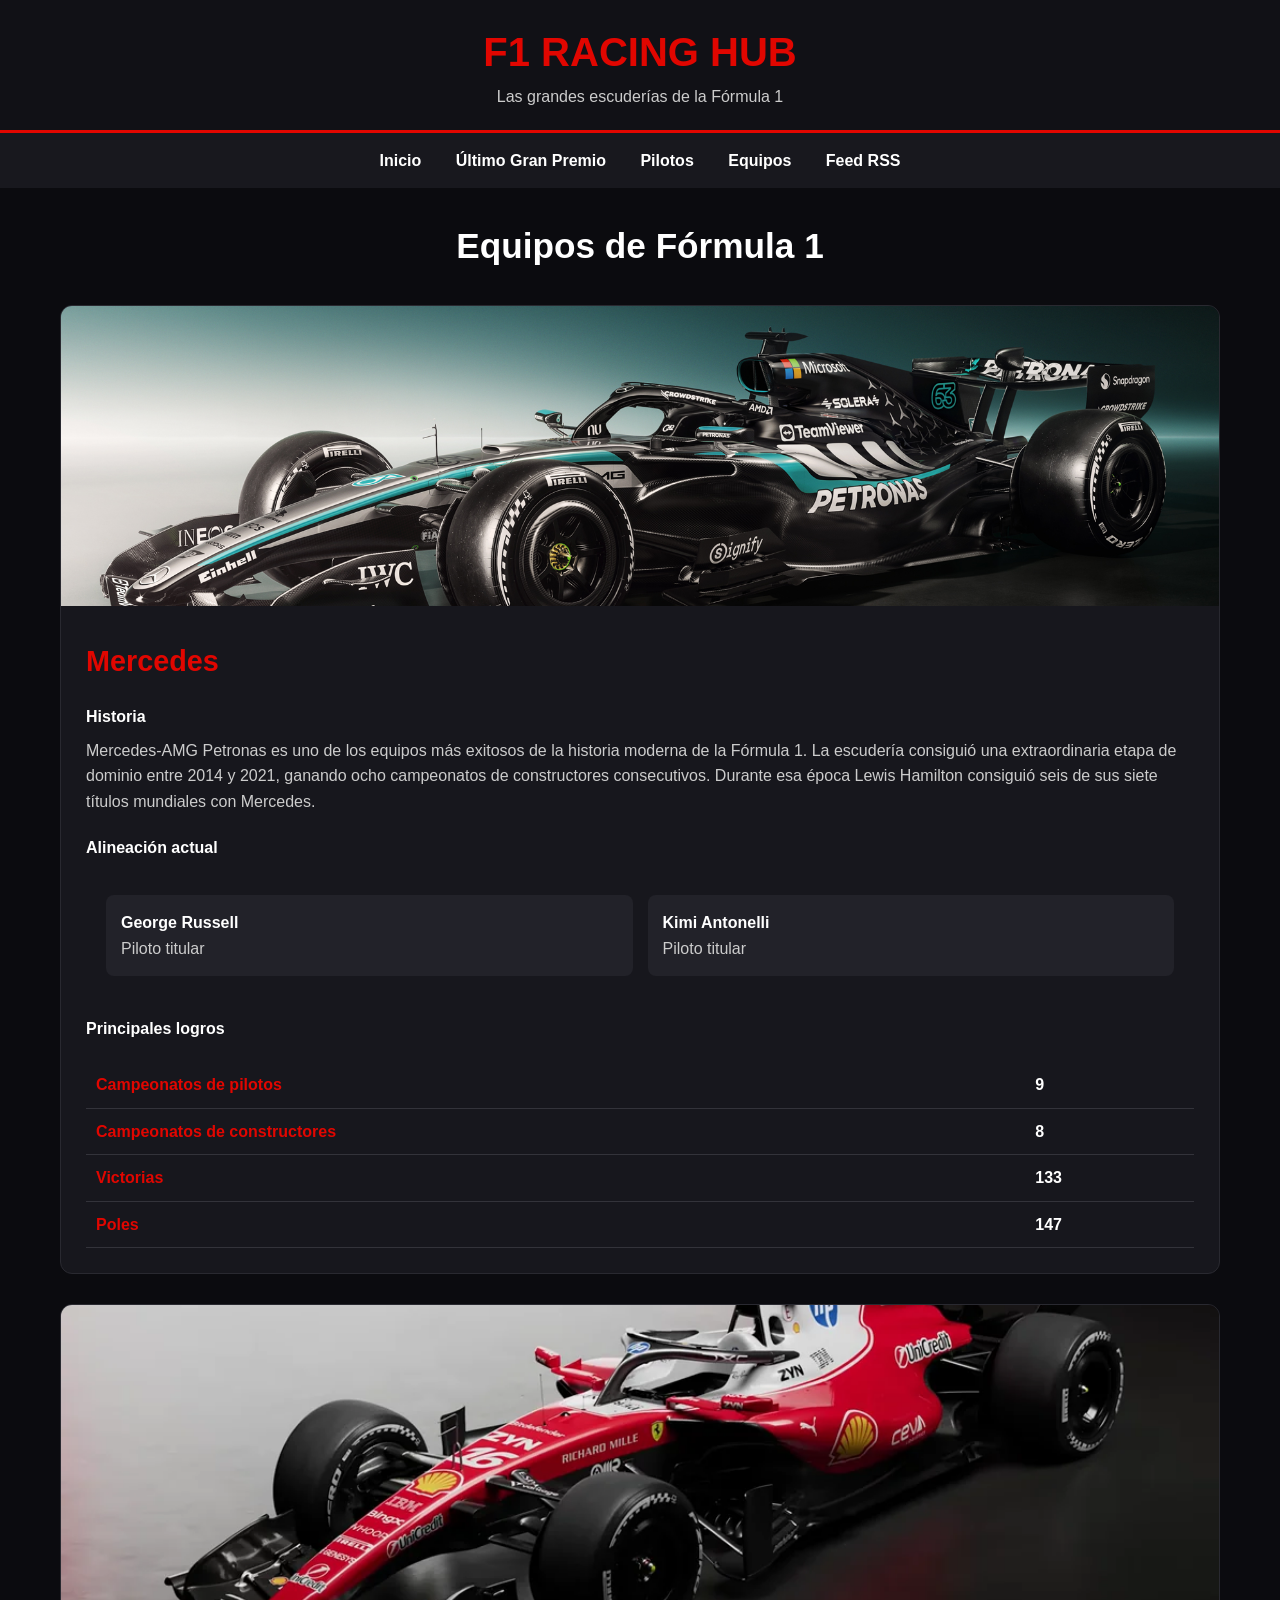
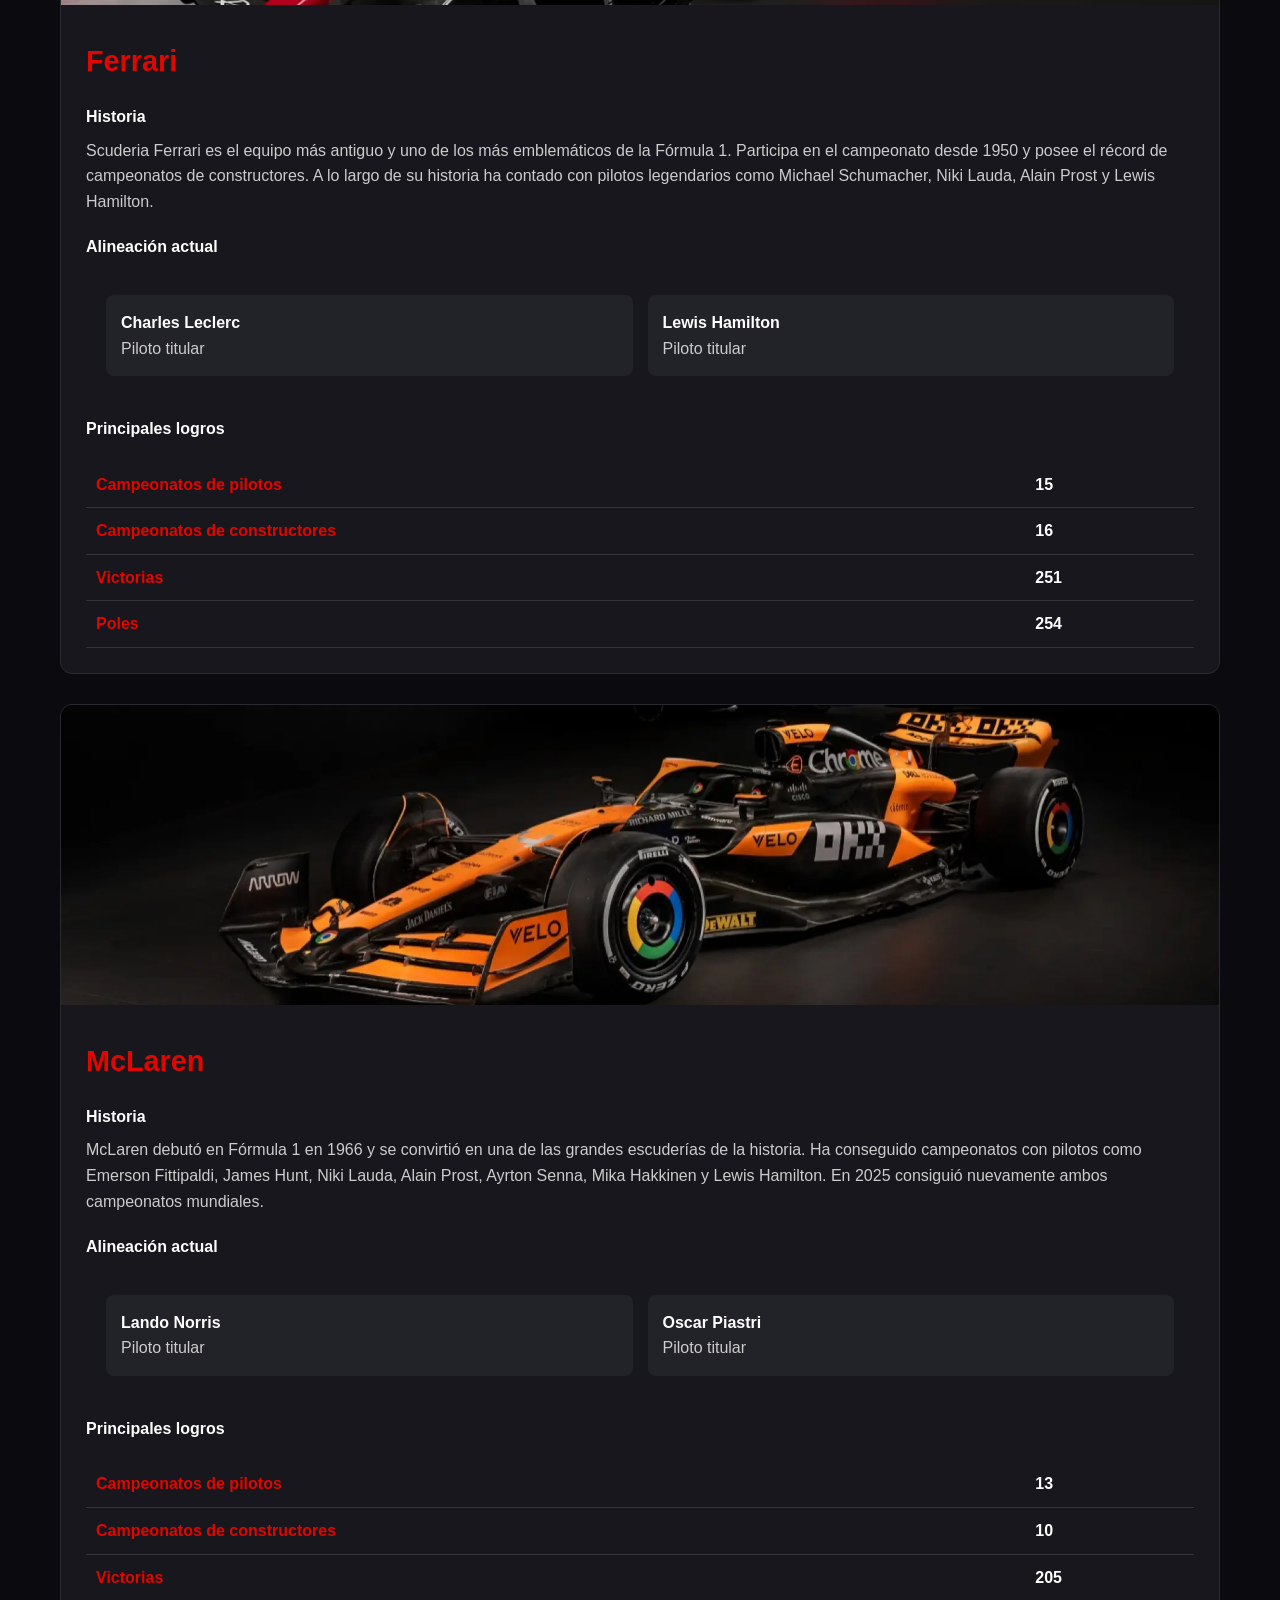
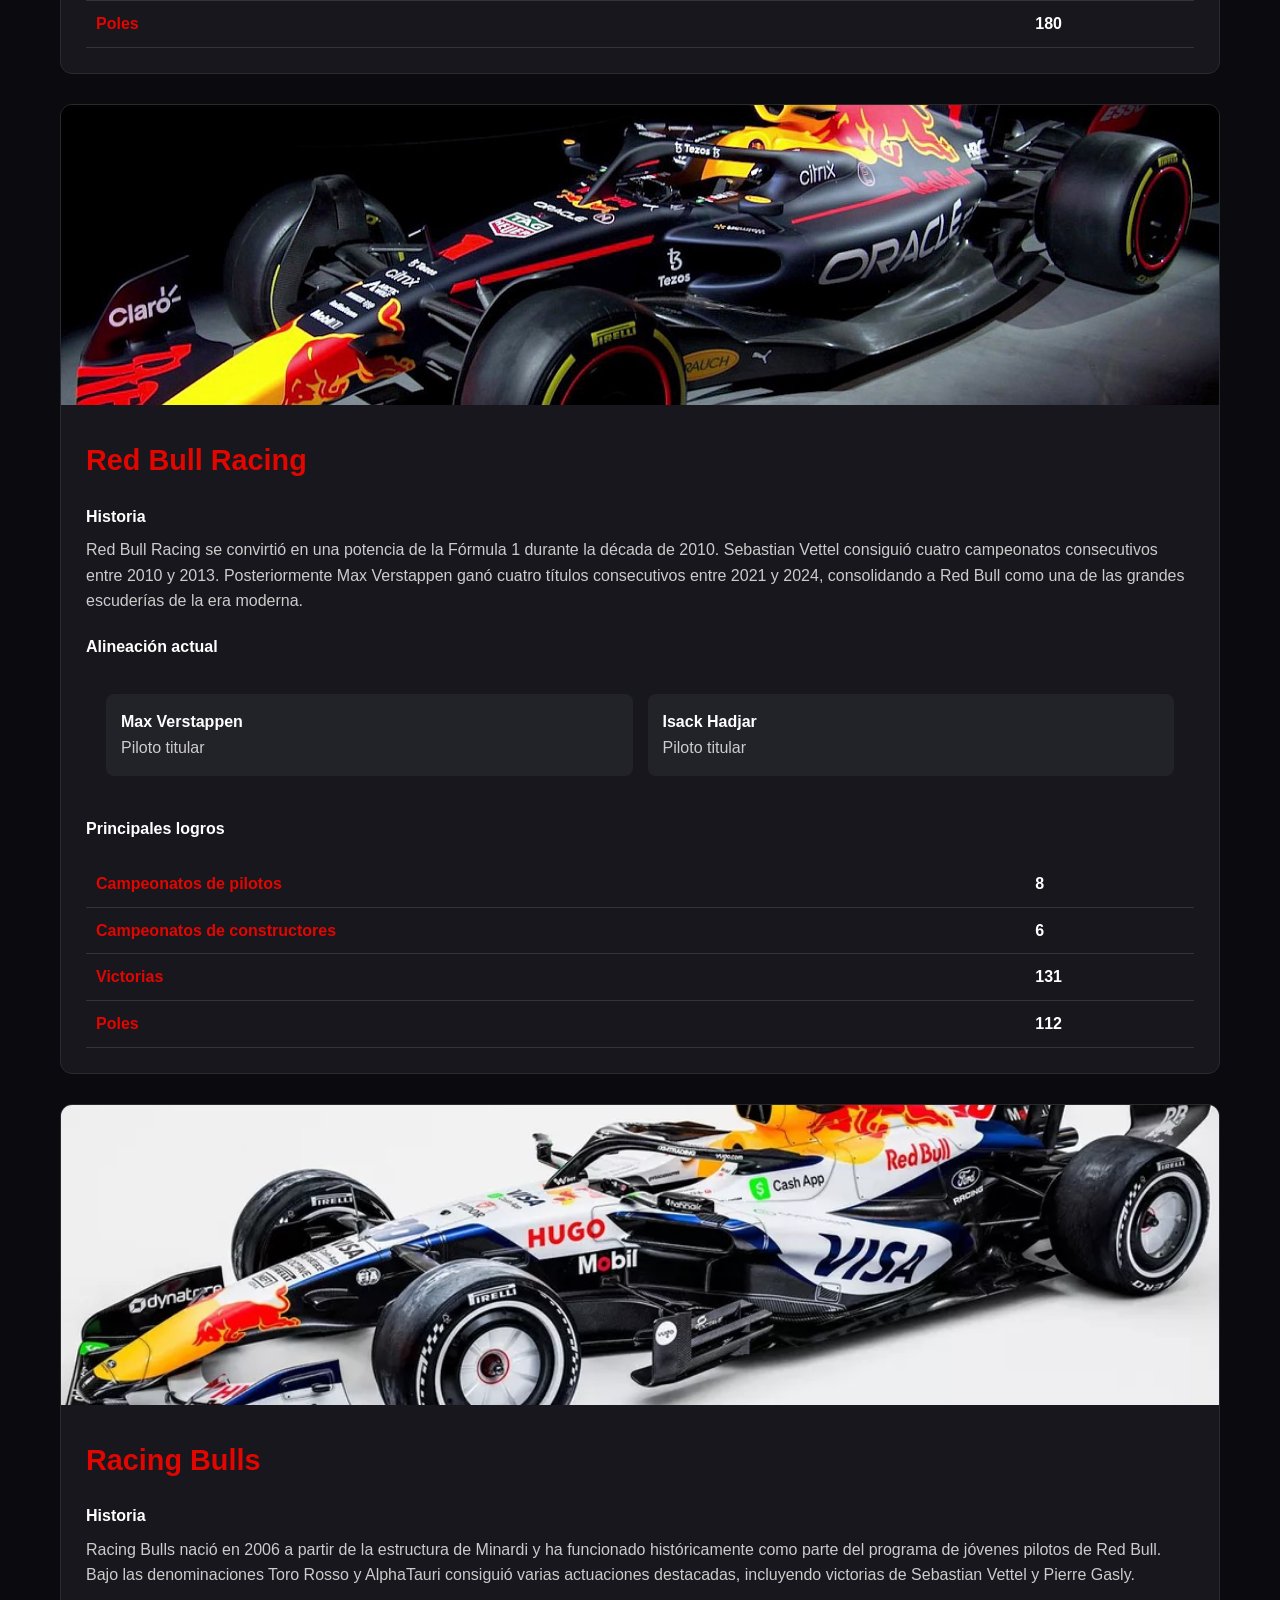
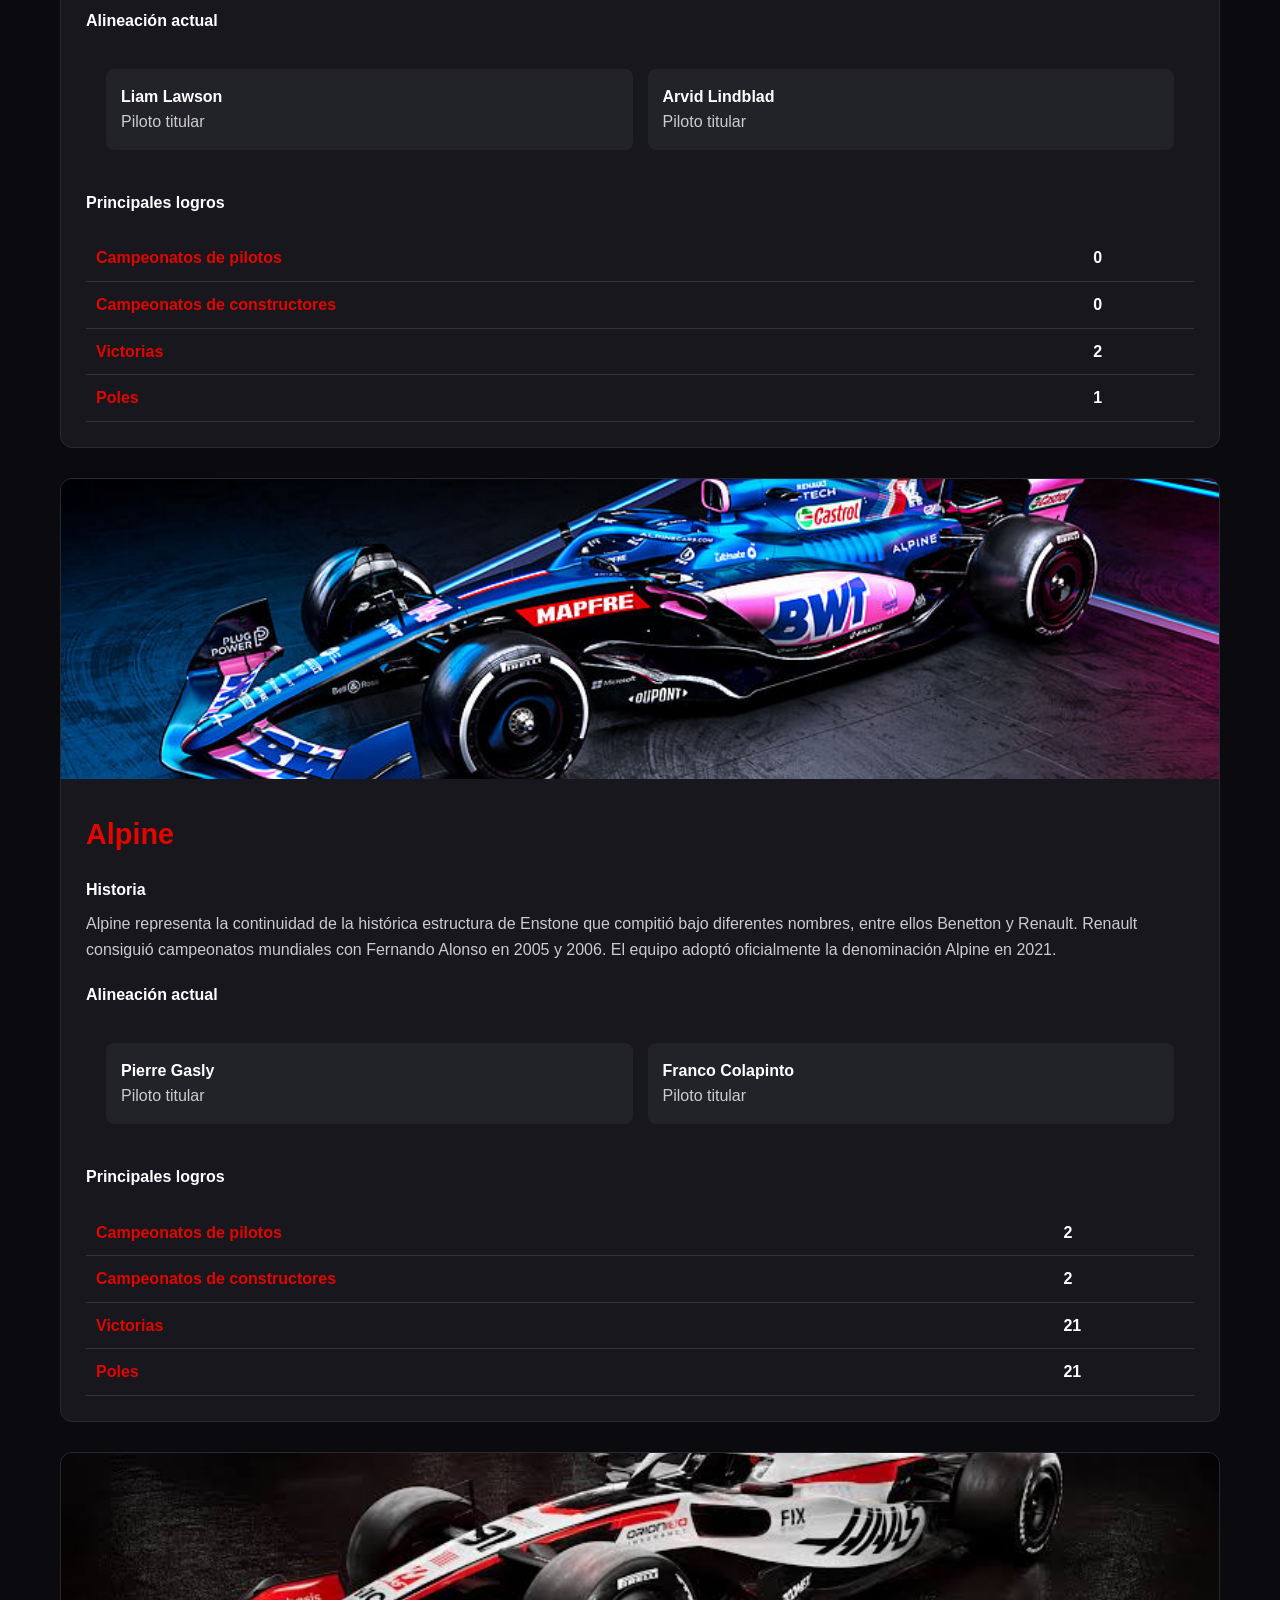
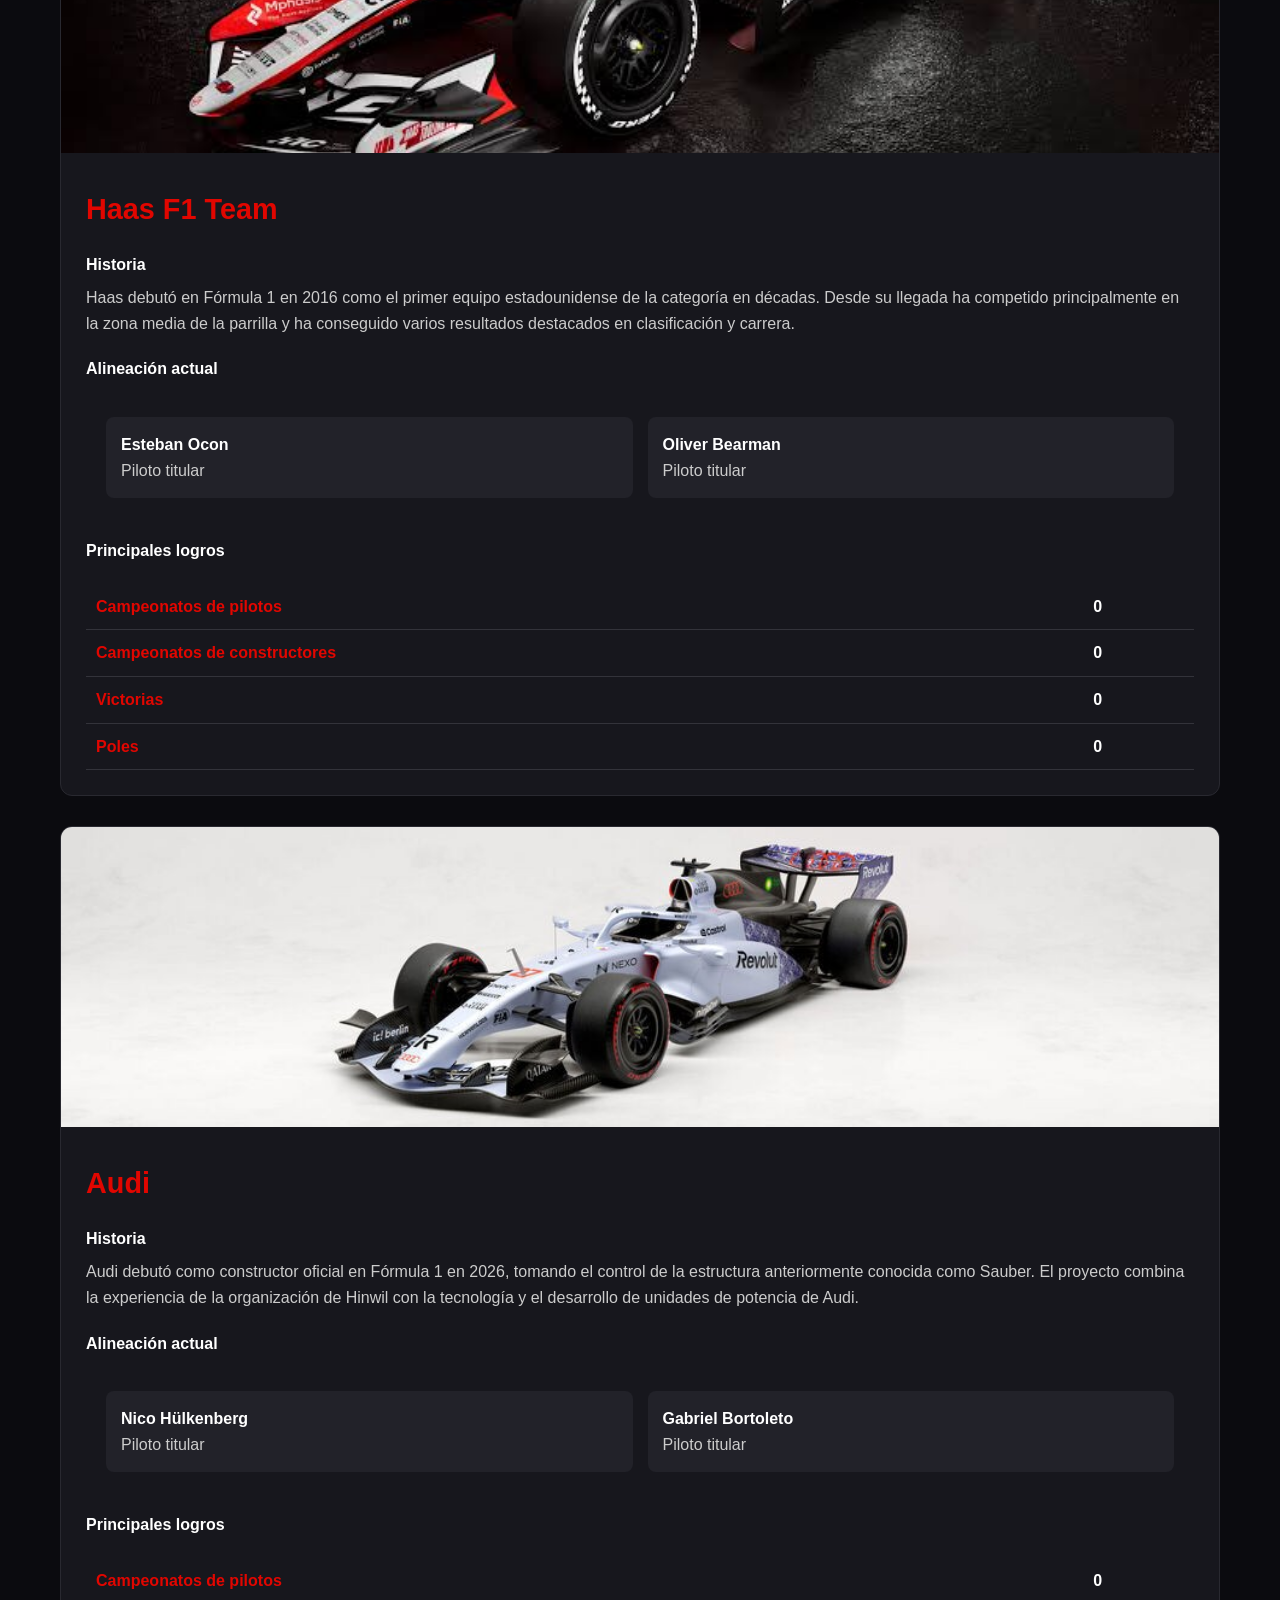
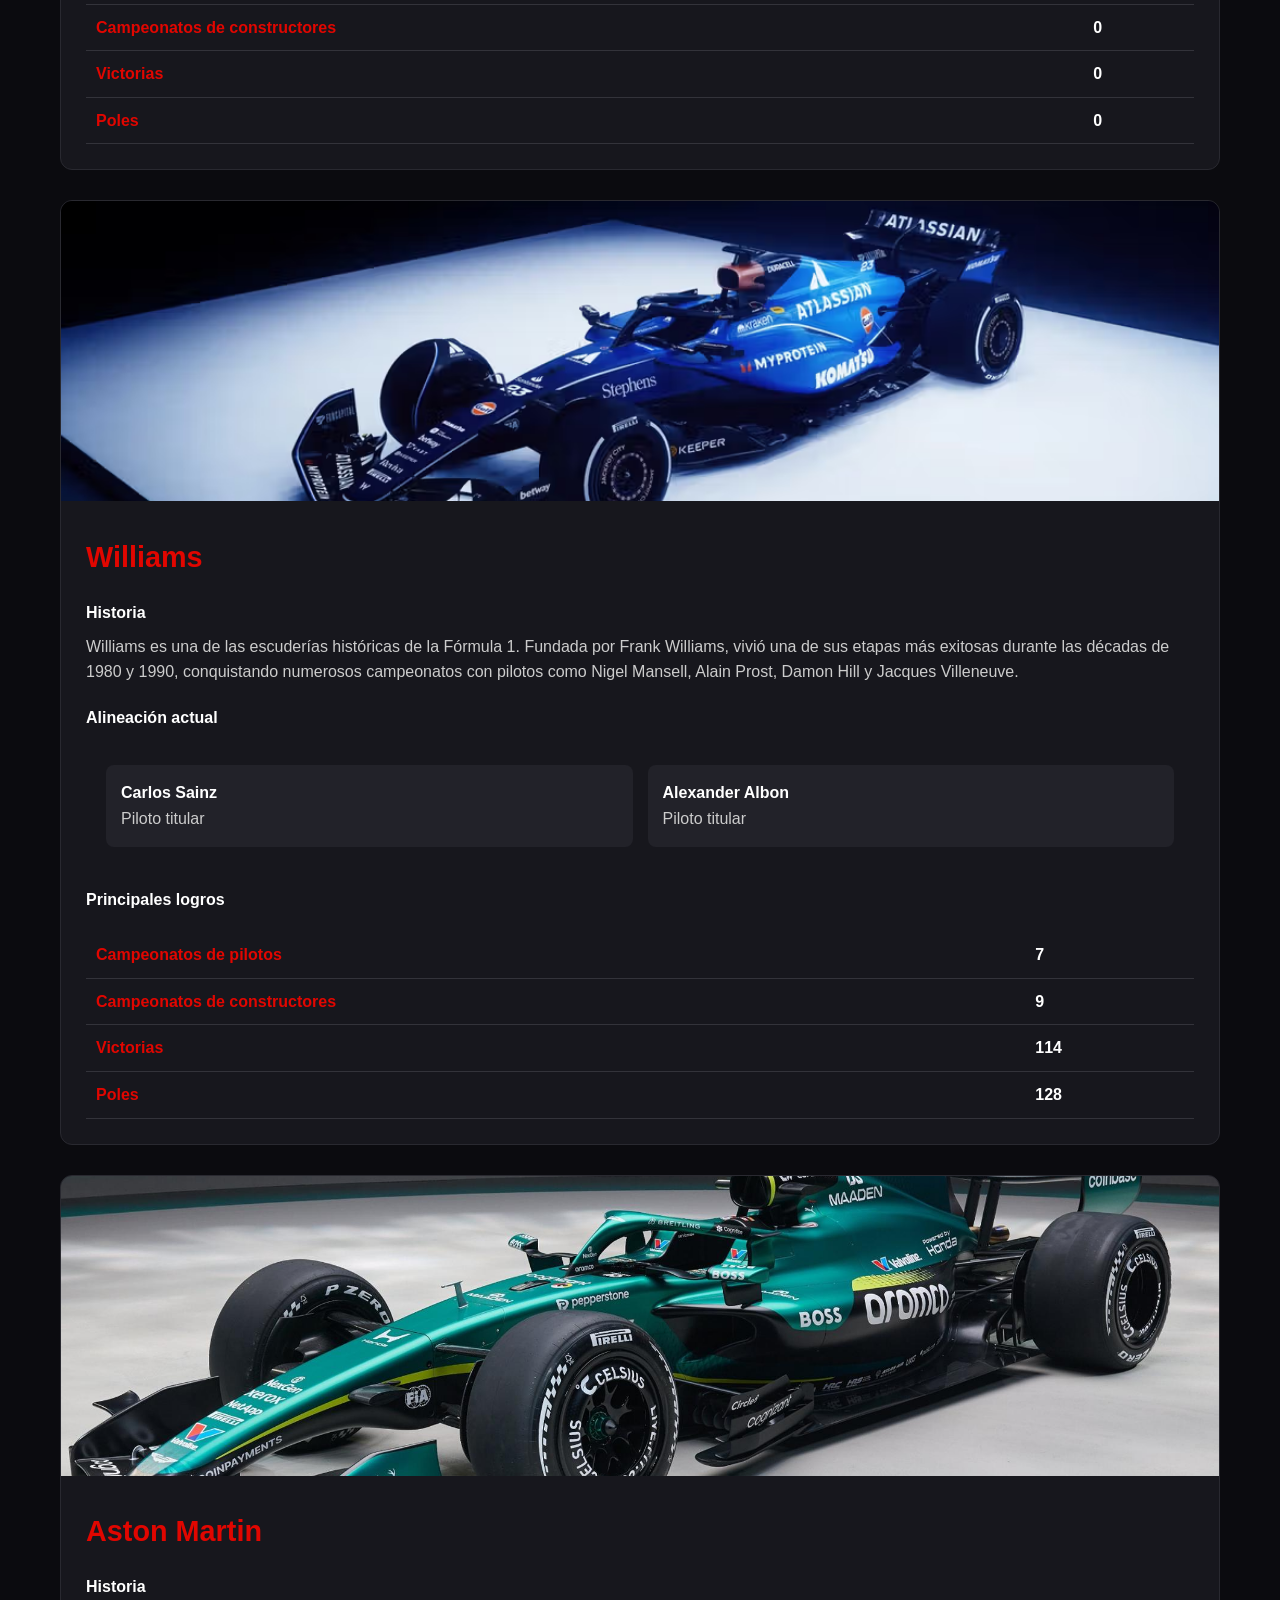
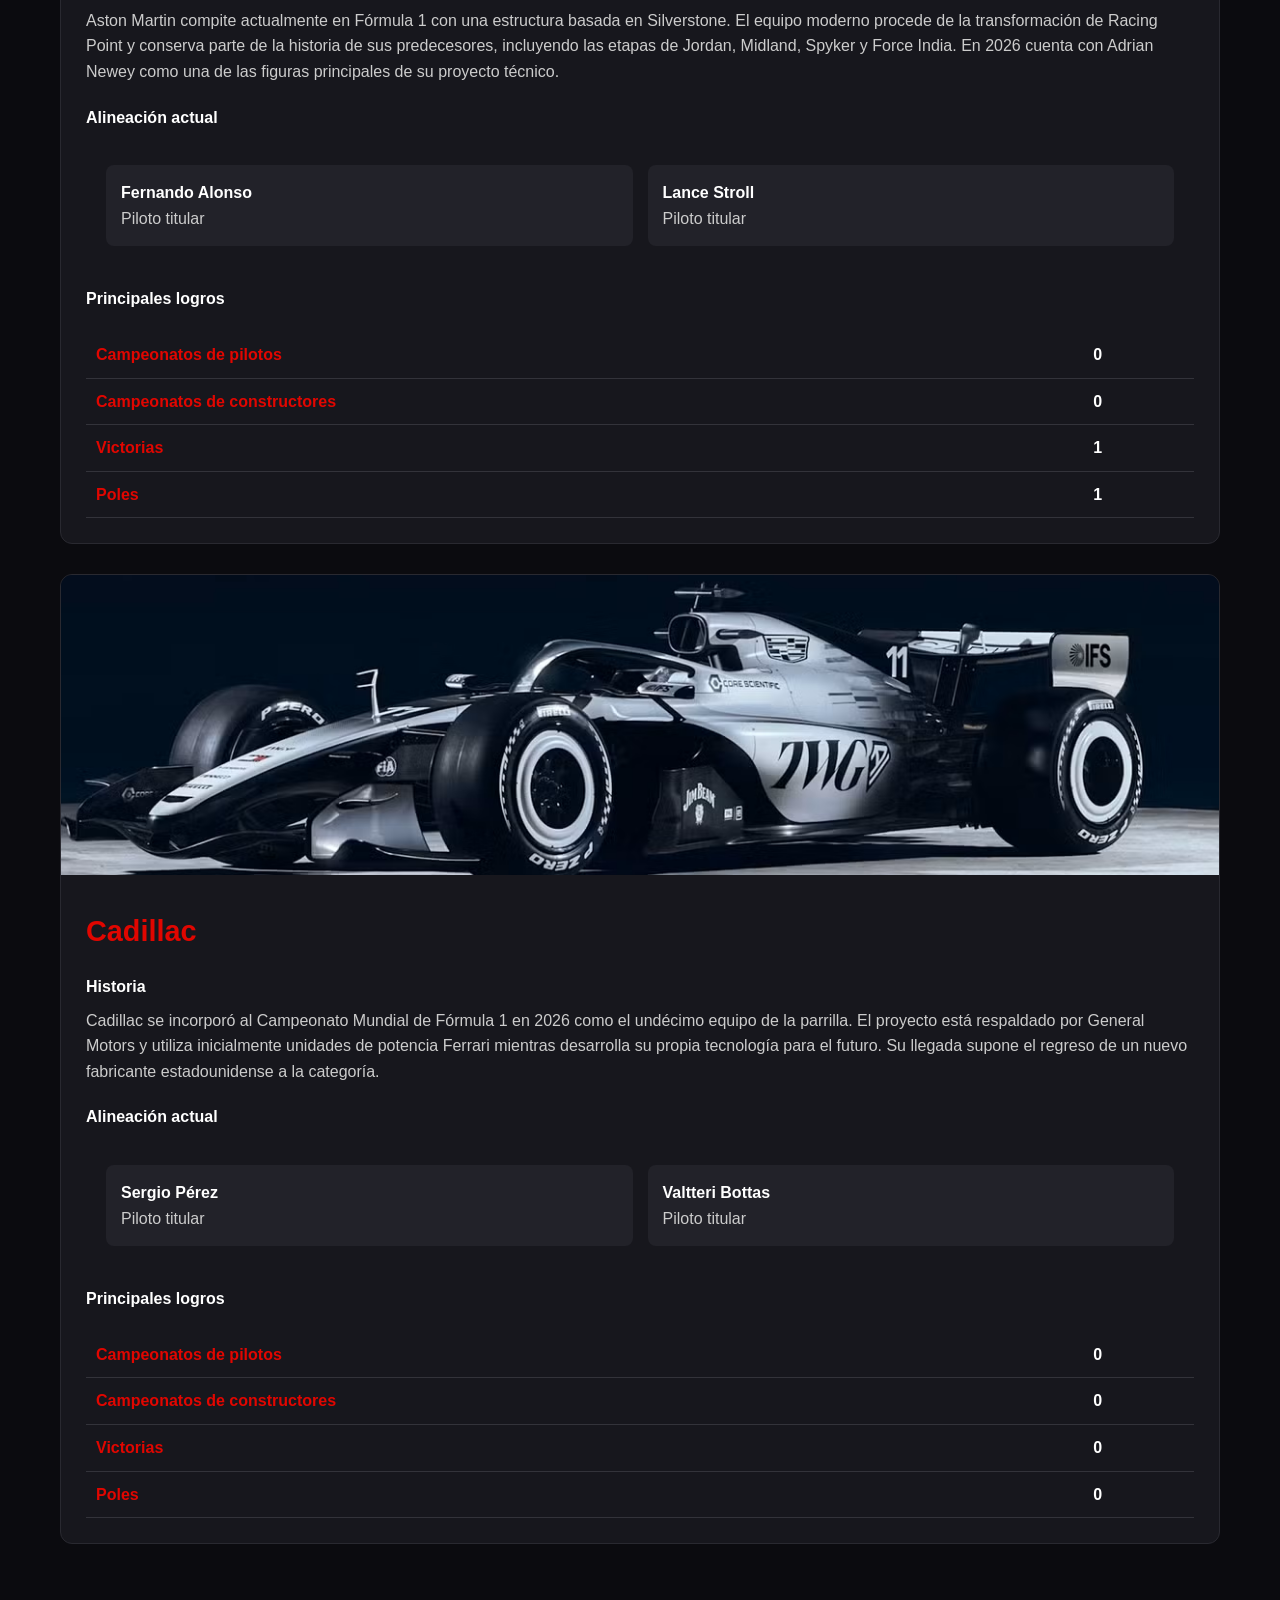
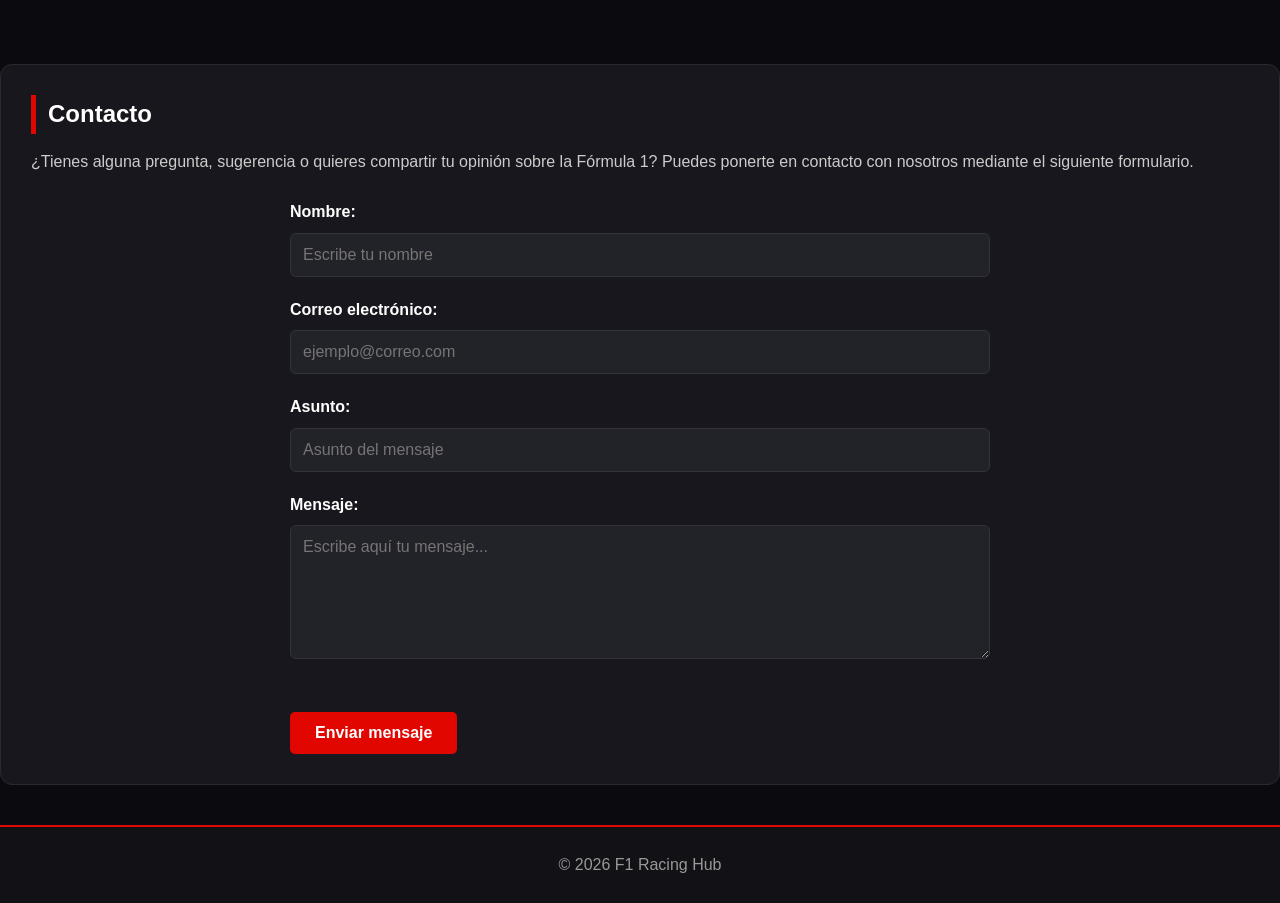
<file: pagina3.html>
<!DOCTYPE html>
<html lang="es">

<head>

    <meta charset="UTF-8">

    <meta name="viewport"
          content="width=device-width, initial-scale=1.0">

    <meta name="description"
          content="Historia, pilotos y logros de las principales escuderías de Fórmula 1.">

    <meta name="keywords"
          content="F1, equipos, escuderías, Fórmula 1, Ferrari, McLaren, Mercedes">

    <meta name="author"
          content="F1 Racing Hub">

    <title>Equipos de F1 | F1 Racing Hub</title>

    <link rel="stylesheet" href="estilos.css">

</head>

<body>

    <header>

        <h1>F1 RACING HUB</h1>

        <p>
            Las grandes escuderías de la Fórmula 1
        </p>

    </header>


    <nav aria-label="Navegación principal">

        <a href="index.html">Inicio</a>
        <a href="pagina1.html">Último Gran Premio</a>
        <a href="pagina2.html">Pilotos</a>
        <a href="pagina3.html">Equipos</a>
        <a href="pagina4.html">Feed RSS</a>

    </nav>


    <main>

        <h2>Equipos de Fórmula 1</h2>


        <section class="equipos">


    <!-- MERCEDES -->
    <article>

        <img class="imagen-equipo"
             src="imagenes/Mercedes.jpg"
             alt="Monoplaza de Mercedes">

        <div class="contenido">

            <h3>Mercedes</h3>

            <h4>Historia</h4>

            <p>
                Mercedes-AMG Petronas es uno de los equipos más exitosos
                de la historia moderna de la Fórmula 1. La escudería
                consiguió una extraordinaria etapa de dominio entre 2014
                y 2021, ganando ocho campeonatos de constructores
                consecutivos. Durante esa época Lewis Hamilton consiguió
                seis de sus siete títulos mundiales con Mercedes.
            </p>

            <h4>Alineación actual</h4>

            <div class="lineup">

                <div class="piloto">
                    <strong>George Russell</strong>
                    <p>Piloto titular</p>
                </div>

                <div class="piloto">
                    <strong>Kimi Antonelli</strong>
                    <p>Piloto titular</p>
                </div>

            </div>

            <h4>Principales logros</h4>

            <table class="estadisticas">

                <tr>
                    <th>Campeonatos de pilotos</th>
                    <td>9</td>
                </tr>

                <tr>
                    <th>Campeonatos de constructores</th>
                    <td>8</td>
                </tr>

                <tr>
                    <th>Victorias</th>
                    <td>133</td>
                </tr>

                <tr>
                    <th>Poles</th>
                    <td>147</td>
                </tr>

            </table>

        </div>

    </article>


    <!-- FERRARI -->
    <article>

        <img class="imagen-equipo"
             src="imagenes/Ferrari.jpg"
             alt="Monoplaza de Ferrari">

        <div class="contenido">

            <h3>Ferrari</h3>

            <h4>Historia</h4>

            <p>
                Scuderia Ferrari es el equipo más antiguo y uno de los
                más emblemáticos de la Fórmula 1. Participa en el
                campeonato desde 1950 y posee el récord de campeonatos
                de constructores. A lo largo de su historia ha contado
                con pilotos legendarios como Michael Schumacher, Niki
                Lauda, Alain Prost y Lewis Hamilton.
            </p>

            <h4>Alineación actual</h4>

            <div class="lineup">

                <div class="piloto">
                    <strong>Charles Leclerc</strong>
                    <p>Piloto titular</p>
                </div>

                <div class="piloto">
                    <strong>Lewis Hamilton</strong>
                    <p>Piloto titular</p>
                </div>

            </div>

            <h4>Principales logros</h4>

            <table class="estadisticas">

                <tr>
                    <th>Campeonatos de pilotos</th>
                    <td>15</td>
                </tr>

                <tr>
                    <th>Campeonatos de constructores</th>
                    <td>16</td>
                </tr>

                <tr>
                    <th>Victorias</th>
                    <td>251</td>
                </tr>

                <tr>
                    <th>Poles</th>
                    <td>254</td>
                </tr>

            </table>

        </div>

    </article>


    <!-- MCLAREN -->
    <article>

        <img class="imagen-equipo"
             src="imagenes/McLaren.jpg"
             alt="Monoplaza de McLaren">

        <div class="contenido">

            <h3>McLaren</h3>

            <h4>Historia</h4>

            <p>
                McLaren debutó en Fórmula 1 en 1966 y se convirtió en una
                de las grandes escuderías de la historia. Ha conseguido
                campeonatos con pilotos como Emerson Fittipaldi, James
                Hunt, Niki Lauda, Alain Prost, Ayrton Senna, Mika Hakkinen
                y Lewis Hamilton. En 2025 consiguió nuevamente ambos
                campeonatos mundiales.
            </p>

            <h4>Alineación actual</h4>

            <div class="lineup">

                <div class="piloto">
                    <strong>Lando Norris</strong>
                    <p>Piloto titular</p>
                </div>

                <div class="piloto">
                    <strong>Oscar Piastri</strong>
                    <p>Piloto titular</p>
                </div>

            </div>

            <h4>Principales logros</h4>

            <table class="estadisticas">

                <tr>
                    <th>Campeonatos de pilotos</th>
                    <td>13</td>
                </tr>

                <tr>
                    <th>Campeonatos de constructores</th>
                    <td>10</td>
                </tr>

                <tr>
                    <th>Victorias</th>
                    <td>205</td>
                </tr>

                <tr>
                    <th>Poles</th>
                    <td>180</td>
                </tr>

            </table>

        </div>

    </article>


    <!-- RED BULL -->
    <article>

        <img class="imagen-equipo"
             src="imagenes/RedBullRacing.jpg"
             alt="Monoplaza de Red Bull Racing">

        <div class="contenido">

            <h3>Red Bull Racing</h3>

            <h4>Historia</h4>

            <p>
                Red Bull Racing se convirtió en una potencia de la Fórmula
                1 durante la década de 2010. Sebastian Vettel consiguió
                cuatro campeonatos consecutivos entre 2010 y 2013.
                Posteriormente Max Verstappen ganó cuatro títulos
                consecutivos entre 2021 y 2024, consolidando a Red Bull
                como una de las grandes escuderías de la era moderna.
            </p>

            <h4>Alineación actual</h4>

            <div class="lineup">

                <div class="piloto">
                    <strong>Max Verstappen</strong>
                    <p>Piloto titular</p>
                </div>

                <div class="piloto">
                    <strong>Isack Hadjar</strong>
                    <p>Piloto titular</p>
                </div>

            </div>

            <h4>Principales logros</h4>

            <table class="estadisticas">

                <tr>
                    <th>Campeonatos de pilotos</th>
                    <td>8</td>
                </tr>

                <tr>
                    <th>Campeonatos de constructores</th>
                    <td>6</td>
                </tr>

                <tr>
                    <th>Victorias</th>
                    <td>131</td>
                </tr>

                <tr>
                    <th>Poles</th>
                    <td>112</td>
                </tr>

            </table>

        </div>

    </article>


    <!-- RACING BULLS -->
    <article>

        <img class="imagen-equipo"
             src="imagenes/RacingBulls.png"
             alt="Monoplaza de Racing Bulls">

        <div class="contenido">

            <h3>Racing Bulls</h3>

            <h4>Historia</h4>

            <p>
                Racing Bulls nació en 2006 a partir de la estructura de
                Minardi y ha funcionado históricamente como parte del
                programa de jóvenes pilotos de Red Bull. Bajo las
                denominaciones Toro Rosso y AlphaTauri consiguió varias
                actuaciones destacadas, incluyendo victorias de Sebastian
                Vettel y Pierre Gasly.
            </p>

            <h4>Alineación actual</h4>

            <div class="lineup">

                <div class="piloto">
                    <strong>Liam Lawson</strong>
                    <p>Piloto titular</p>
                </div>

                <div class="piloto">
                    <strong>Arvid Lindblad</strong>
                    <p>Piloto titular</p>
                </div>

            </div>

            <h4>Principales logros</h4>

            <table class="estadisticas">

                <tr>
                    <th>Campeonatos de pilotos</th>
                    <td>0</td>
                </tr>

                <tr>
                    <th>Campeonatos de constructores</th>
                    <td>0</td>
                </tr>

                <tr>
                    <th>Victorias</th>
                    <td>2</td>
                </tr>

                <tr>
                    <th>Poles</th>
                    <td>1</td>
                </tr>

            </table>

        </div>

    </article>


    <!-- ALPINE -->
    <article>

        <img class="imagen-equipo"
             src="imagenes/Alpine.jpg"
             alt="Monoplaza de Alpine">

        <div class="contenido">

            <h3>Alpine</h3>

            <h4>Historia</h4>

            <p>
                Alpine representa la continuidad de la histórica estructura
                de Enstone que compitió bajo diferentes nombres, entre
                ellos Benetton y Renault. Renault consiguió campeonatos
                mundiales con Fernando Alonso en 2005 y 2006. El equipo
                adoptó oficialmente la denominación Alpine en 2021.
            </p>

            <h4>Alineación actual</h4>

            <div class="lineup">

                <div class="piloto">
                    <strong>Pierre Gasly</strong>
                    <p>Piloto titular</p>
                </div>

                <div class="piloto">
                    <strong>Franco Colapinto</strong>
                    <p>Piloto titular</p>
                </div>

            </div>

            <h4>Principales logros</h4>

            <table class="estadisticas">

                <tr>
                    <th>Campeonatos de pilotos</th>
                    <td>2</td>
                </tr>

                <tr>
                    <th>Campeonatos de constructores</th>
                    <td>2</td>
                </tr>

                <tr>
                    <th>Victorias</th>
                    <td>21</td>
                </tr>

                <tr>
                    <th>Poles</th>
                    <td>21</td>
                </tr>

            </table>

        </div>

    </article>


    <!-- HAAS -->
    <article>

        <img class="imagen-equipo"
             src="imagenes/Haas.jpg"
             alt="Monoplaza de Haas">

        <div class="contenido">

            <h3>Haas F1 Team</h3>

            <h4>Historia</h4>

            <p>
                Haas debutó en Fórmula 1 en 2016 como el primer equipo
                estadounidense de la categoría en décadas. Desde su llegada
                ha competido principalmente en la zona media de la parrilla
                y ha conseguido varios resultados destacados en
                clasificación y carrera.
            </p>

            <h4>Alineación actual</h4>

            <div class="lineup">

                <div class="piloto">
                    <strong>Esteban Ocon</strong>
                    <p>Piloto titular</p>
                </div>

                <div class="piloto">
                    <strong>Oliver Bearman</strong>
                    <p>Piloto titular</p>
                </div>

            </div>

            <h4>Principales logros</h4>

            <table class="estadisticas">

                <tr>
                    <th>Campeonatos de pilotos</th>
                    <td>0</td>
                </tr>

                <tr>
                    <th>Campeonatos de constructores</th>
                    <td>0</td>
                </tr>

                <tr>
                    <th>Victorias</th>
                    <td>0</td>
                </tr>

                <tr>
                    <th>Poles</th>
                    <td>0</td>
                </tr>

            </table>

        </div>

    </article>


    <!-- AUDI -->
    <article>

        <img class="imagen-equipo"
             src="imagenes/Audi.jpg"
             alt="Monoplaza de Audi">

        <div class="contenido">

            <h3>Audi</h3>

            <h4>Historia</h4>

            <p>
                Audi debutó como constructor oficial en Fórmula 1 en 2026,
                tomando el control de la estructura anteriormente conocida
                como Sauber. El proyecto combina la experiencia de la
                organización de Hinwil con la tecnología y el desarrollo
                de unidades de potencia de Audi.
            </p>

            <h4>Alineación actual</h4>

            <div class="lineup">

                <div class="piloto">
                    <strong>Nico Hülkenberg</strong>
                    <p>Piloto titular</p>
                </div>

                <div class="piloto">
                    <strong>Gabriel Bortoleto</strong>
                    <p>Piloto titular</p>
                </div>

            </div>

            <h4>Principales logros</h4>

            <table class="estadisticas">

                <tr>
                    <th>Campeonatos de pilotos</th>
                    <td>0</td>
                </tr>

                <tr>
                    <th>Campeonatos de constructores</th>
                    <td>0</td>
                </tr>

                <tr>
                    <th>Victorias</th>
                    <td>0</td>
                </tr>

                <tr>
                    <th>Poles</th>
                    <td>0</td>
                </tr>

            </table>

        </div>

    </article>


    <!-- WILLIAMS -->
    <article>

        <img class="imagen-equipo"
             src="imagenes/Williams.png"
             alt="Monoplaza de Williams">

        <div class="contenido">

            <h3>Williams</h3>

            <h4>Historia</h4>

            <p>
                Williams es una de las escuderías históricas de la Fórmula
                1. Fundada por Frank Williams, vivió una de sus etapas más
                exitosas durante las décadas de 1980 y 1990, conquistando
                numerosos campeonatos con pilotos como Nigel Mansell,
                Alain Prost, Damon Hill y Jacques Villeneuve.
            </p>

            <h4>Alineación actual</h4>

            <div class="lineup">

                <div class="piloto">
                    <strong>Carlos Sainz</strong>
                    <p>Piloto titular</p>
                </div>

                <div class="piloto">
                    <strong>Alexander Albon</strong>
                    <p>Piloto titular</p>
                </div>

            </div>

            <h4>Principales logros</h4>

            <table class="estadisticas">

                <tr>
                    <th>Campeonatos de pilotos</th>
                    <td>7</td>
                </tr>

                <tr>
                    <th>Campeonatos de constructores</th>
                    <td>9</td>
                </tr>

                <tr>
                    <th>Victorias</th>
                    <td>114</td>
                </tr>

                <tr>
                    <th>Poles</th>
                    <td>128</td>
                </tr>

            </table>

        </div>

    </article>


    <!-- ASTON MARTIN -->
    <article>

        <img class="imagen-equipo"
             src="imagenes/AstonMartin.jpg"
             alt="Monoplaza de Aston Martin">

        <div class="contenido">

            <h3>Aston Martin</h3>

            <h4>Historia</h4>

            <p>
                Aston Martin compite actualmente en Fórmula 1 con una
                estructura basada en Silverstone. El equipo moderno
                procede de la transformación de Racing Point y conserva
                parte de la historia de sus predecesores, incluyendo las
                etapas de Jordan, Midland, Spyker y Force India. En 2026
                cuenta con Adrian Newey como una de las figuras principales
                de su proyecto técnico.
            </p>

            <h4>Alineación actual</h4>

            <div class="lineup">

                <div class="piloto">
                    <strong>Fernando Alonso</strong>
                    <p>Piloto titular</p>
                </div>

                <div class="piloto">
                    <strong>Lance Stroll</strong>
                    <p>Piloto titular</p>
                </div>

            </div>

            <h4>Principales logros</h4>

            <table class="estadisticas">

                <tr>
                    <th>Campeonatos de pilotos</th>
                    <td>0</td>
                </tr>

                <tr>
                    <th>Campeonatos de constructores</th>
                    <td>0</td>
                </tr>

                <tr>
                    <th>Victorias</th>
                    <td>1</td>
                </tr>

                <tr>
                    <th>Poles</th>
                    <td>1</td>
                </tr>

            </table>

        </div>

    </article>


    <!-- CADILLAC -->
    <article>

        <img class="imagen-equipo"
             src="imagenes/Cadillac.png"
             alt="Monoplaza de Cadillac">

        <div class="contenido">

            <h3>Cadillac</h3>

            <h4>Historia</h4>

            <p>
                Cadillac se incorporó al Campeonato Mundial de Fórmula 1
                en 2026 como el undécimo equipo de la parrilla. El proyecto
                está respaldado por General Motors y utiliza inicialmente
                unidades de potencia Ferrari mientras desarrolla su propia
                tecnología para el futuro. Su llegada supone el regreso de
                un nuevo fabricante estadounidense a la categoría.
            </p>

            <h4>Alineación actual</h4>

            <div class="lineup">

                <div class="piloto">
                    <strong>Sergio Pérez</strong>
                    <p>Piloto titular</p>
                </div>

                <div class="piloto">
                    <strong>Valtteri Bottas</strong>
                    <p>Piloto titular</p>
                </div>

            </div>

            <h4>Principales logros</h4>

            <table class="estadisticas">

                <tr>
                    <th>Campeonatos de pilotos</th>
                    <td>0</td>
                </tr>

                <tr>
                    <th>Campeonatos de constructores</th>
                    <td>0</td>
                </tr>

                <tr>
                    <th>Victorias</th>
                    <td>0</td>
                </tr>

                <tr>
                    <th>Poles</th>
                    <td>0</td>
                </tr>

            </table>

        </div>

    </article>


</section>

    </main>

<section class="contacto">

    <h2>Contacto</h2>

    <p>
        ¿Tienes alguna pregunta, sugerencia o quieres compartir tu opinión
        sobre la Fórmula 1? Puedes ponerte en contacto con nosotros
        mediante el siguiente formulario.
    </p>

    <form action="mailto:ypineda@ikaslea.birt.eus"
          method="post"
          enctype="text/plain">

        <div class="campo">
            <label for="nombre">Nombre:</label>
            <input type="text"
                   id="nombre"
                   name="nombre"
                   placeholder="Escribe tu nombre"
                   required>
        </div>


        <div class="campo">
            <label for="email">Correo electrónico:</label>
            <input type="email"
                   id="email"
                   name="email"
                   placeholder="ejemplo@correo.com"
                   required>
        </div>


        <div class="campo">
            <label for="asunto">Asunto:</label>
            <input type="text"
                   id="asunto"
                   name="asunto"
                   placeholder="Asunto del mensaje"
                   required>
        </div>


        <div class="campo">
            <label for="mensaje">Mensaje:</label>
            <textarea id="mensaje"
                      name="mensaje"
                      rows="6"
                      placeholder="Escribe aquí tu mensaje..."
                      required></textarea>
        </div>


        <button type="submit" class="boton">
            Enviar mensaje
        </button>

    </form>

</section>

    <footer>

        <p>
            &copy; 2026 F1 Racing Hub
        </p>

    </footer>

</body>

</html>
</file>
<file: estilos.css>
/* =========================================================
   CONFIGURACIÓN GENERAL
   ========================================================= */

* {
    box-sizing: border-box;
    margin: 0;
    padding: 0;
}

html {
    scroll-behavior: smooth;
}

body {
    font-family: Arial, Helvetica, sans-serif;
    background: #0b0b0f;
    color: #ffffff;
    line-height: 1.6;
}


/* =========================================================
   CABECERA
   ========================================================= */

header {
    background: #111116;
    padding: 20px;
    border-bottom: 3px solid #e10600;
}

header h1 {
    text-align: center;
    color: #e10600;
    font-size: 2.5rem;
}

header p {
    text-align: center;
    color: #cccccc;
}


/* =========================================================
   NAVEGACIÓN
   ========================================================= */

nav {
    background: #18181e;
    padding: 15px;
    text-align: center;
}

nav a {
    color: #ffffff;
    text-decoration: none;
    margin: 0 15px;
    font-weight: bold;
    transition: color 0.2s ease;
}

nav a:hover {
    color: #e10600;
}


/* =========================================================
   CONTENIDO PRINCIPAL
   ========================================================= */

main {
    max-width: 1200px;
    margin: auto;
    padding: 30px 20px;
}

section {
    margin-bottom: 40px;
}

section h2 {
    border-left: 5px solid #e10600;
    padding-left: 12px;
    margin-bottom: 20px;
}


/* =========================================================
   PÁGINA DE INICIO
   ========================================================= */

.hero {
    background:
        linear-gradient(
            rgba(0, 0, 0, 0.65),
            rgba(0, 0, 0, 0.80)
        ),
        url("imagenes/Malaysia.avif") center/cover;

    min-height: 450px;
    display: flex;
    align-items: center;
    justify-content: center;

    text-align: center;

    border-radius: 12px;
    padding: 40px;
    margin-bottom: 40px;
}

.hero h2 {
    font-size: 3rem;
    margin-bottom: 15px;
}

.hero p {
    max-width: 700px;
    margin: auto;
    color: #dddddd;
}


/* =========================================================
   BOTONES
   ========================================================= */

.boton {
    display: inline-block;
    margin-top: 25px;
    padding: 12px 25px;

    background: #e10600;
    color: #ffffff;

    text-decoration: none;
    border-radius: 5px;

    font-weight: bold;

    transition: background 0.2s ease;
}

.boton:hover {
    background: #ff2b25;
}


/* =========================================================
   NOTICIAS
   ========================================================= */

.noticias {
    display: grid;
    grid-template-columns: repeat(3, 1fr);
    gap: 20px;
}

article {
    background: #17171d;
    border-radius: 10px;
    overflow: hidden;
    border: 1px solid #292930;
}

article img {
    width: 100%;
    height: 180px;
    object-fit: cover;
}

article div {
    padding: 20px;
}

article h3 {
    margin-bottom: 10px;
    color: #ffffff;
}

article p {
    color: #bbbbbb;
}
.enlace-noticia {
    display: block;
    text-decoration: none;
    color: inherit;
}

.enlace-noticia article {
    transition: transform 0.2s ease, border-color 0.2s ease;
}

.enlace-noticia:hover article {
    transform: translateY(-5px);
    border-color: #e10600;
}

.enlace-noticia:hover h3 {
    color: #e10600;
}

/* =========================================================
   CABECERA DEL GRAN PREMIO
   ========================================================= */

.cabecera-carrera {
    background:
        linear-gradient(
            rgba(0, 0, 0, 0.55),
            rgba(0, 0, 0, 0.75)
        ),
        url("imagenes/circuito.jpg") center/cover;

    padding: 70px 30px;

    text-align: center;

    border-radius: 12px;
    margin-bottom: 35px;
}

.cabecera-carrera h2 {
    font-size: 2.8rem;
}


/* =========================================================
   SECCIONES DESTACADAS
   ========================================================= */

.destacado {
    border-left: 5px solid #e10600;
    padding: 15px;
    margin: 15px 0;
    background: #202027;
}


/* =========================================================
   TABLAS
   ========================================================= */

table {
    width: 100%;
    border-collapse: collapse;
}

th,
td {
    padding: 12px;
    text-align: left;
    border-bottom: 1px solid #33333a;
}

th {
    background: #e10600;
    color: #ffffff;
}

tr:hover {
    background: #222229;
}


/* =========================================================
   PÁGINA DE PILOTOS
   ========================================================= */

main > h2 {
    text-align: center;
    margin-bottom: 30px;
    font-size: 2.2rem;
}

.pilotos {
    display: grid;
    grid-template-columns: repeat(3, 1fr);
    gap: 25px;
}

.pilotos article {
    background: #17171d;
    border-radius: 12px;
    overflow: hidden;
    border: 1px solid #292930;
}

.pilotos article img {
    width: 100%;
    height: 280px;
    object-fit: cover;
}

.contenido {
    padding: 25px;
}

.contenido h3 {
    color: #e10600;
    font-size: 1.5rem;
    margin-bottom: 15px;
}

.biografia {
    color: #cccccc;
    margin-bottom: 20px;
}

.estadisticas {
    width: 100%;
    border-collapse: collapse;
}

.estadisticas td {
    padding: 8px;
    border-bottom: 1px solid #33333a;
}

.estadisticas td:first-child {
    color: #aaaaaa;
}

.estadisticas td:last-child {
    text-align: right;
    font-weight: bold;
}


/* =========================================================
   PÁGINA DE EQUIPOS
   ========================================================= */

.equipos {
    display: grid;
    gap: 30px;
}

.equipos article {
    background: #17171d;
    border: 1px solid #292930;
    border-radius: 12px;
    overflow: hidden;
}

.imagen-equipo {
    width: 100%;
    height: 300px;
    object-fit: cover;
}

.equipos .contenido {
    padding: 25px;
}

.equipos .contenido h3 {
    color: #e10600;
    font-size: 1.8rem;
    margin-bottom: 15px;
}

.equipos .contenido h4 {
    margin-top: 20px;
    margin-bottom: 8px;
    color: #ffffff;
}

.equipos .contenido p {
    color: #cccccc;
}

.lineup {
    display: grid;
    grid-template-columns: 1fr 1fr;
    gap: 15px;
    margin-top: 15px;
}

.piloto {
    background: #222229;
    padding: 15px;
    border-radius: 8px;
}

.equipos .estadisticas {
    width: 100%;
    margin-top: 20px;
    border-collapse: collapse;
}

.equipos .estadisticas th,
.equipos .estadisticas td {
    padding: 10px;
    border-bottom: 1px solid #33333a;
    text-align: left;
}

.equipos .estadisticas th {
    color: #e10600;
    background: transparent;
}


/* =========================================================
   PIE DE PÁGINA
   ========================================================= */

footer {
    background: #111116;
    text-align: center;
    padding: 25px;
    margin-top: 40px;

    border-top: 2px solid #e10600;

    color: #999999;
}


/* =========================================================
   DISEÑO RESPONSIVE
   ========================================================= */

@media (max-width: 900px) {

    .pilotos {
        grid-template-columns: 1fr;
    }

    .noticias {
        grid-template-columns: 1fr;
    }

}


@media (max-width: 700px) {

    nav a {
        display: block;
        margin: 8px;
    }

    .hero h2 {
        font-size: 2rem;
    }

    .cabecera-carrera h2 {
        font-size: 2rem;
    }

    .lineup {
        grid-template-columns: 1fr;
    }

    table {
        font-size: 0.85rem;
    }

    .hero {
        min-height: 350px;
        padding: 25px;
    }

}

/* =========================================================
   FORMULARIO DE CONTACTO
   ========================================================= */

.contacto {
    background: #17171d;
    border: 1px solid #292930;
    border-radius: 12px;
    padding: 30px;
    margin-top: 50px;
}

.contacto h2 {
    margin-bottom: 15px;
}

.contacto > p {
    color: #cccccc;
    margin-bottom: 25px;
}

.contacto form {
    max-width: 700px;
    margin: auto;
}

.campo {
    margin-bottom: 20px;
}

.campo label {
    display: block;
    margin-bottom: 8px;
    font-weight: bold;
    color: #ffffff;
}

.campo input,
.campo textarea {
    width: 100%;
    padding: 12px;
    background: #222229;
    border: 1px solid #33333a;
    border-radius: 6px;
    color: #ffffff;
    font-family: Arial, Helvetica, sans-serif;
    font-size: 1rem;
}

.campo input:focus,
.campo textarea:focus {
    outline: none;
    border-color: #e10600;
}

.campo textarea {
    resize: vertical;
}

.contacto .boton {
    border: none;
    cursor: pointer;
    font-size: 1rem;
}
</file>
